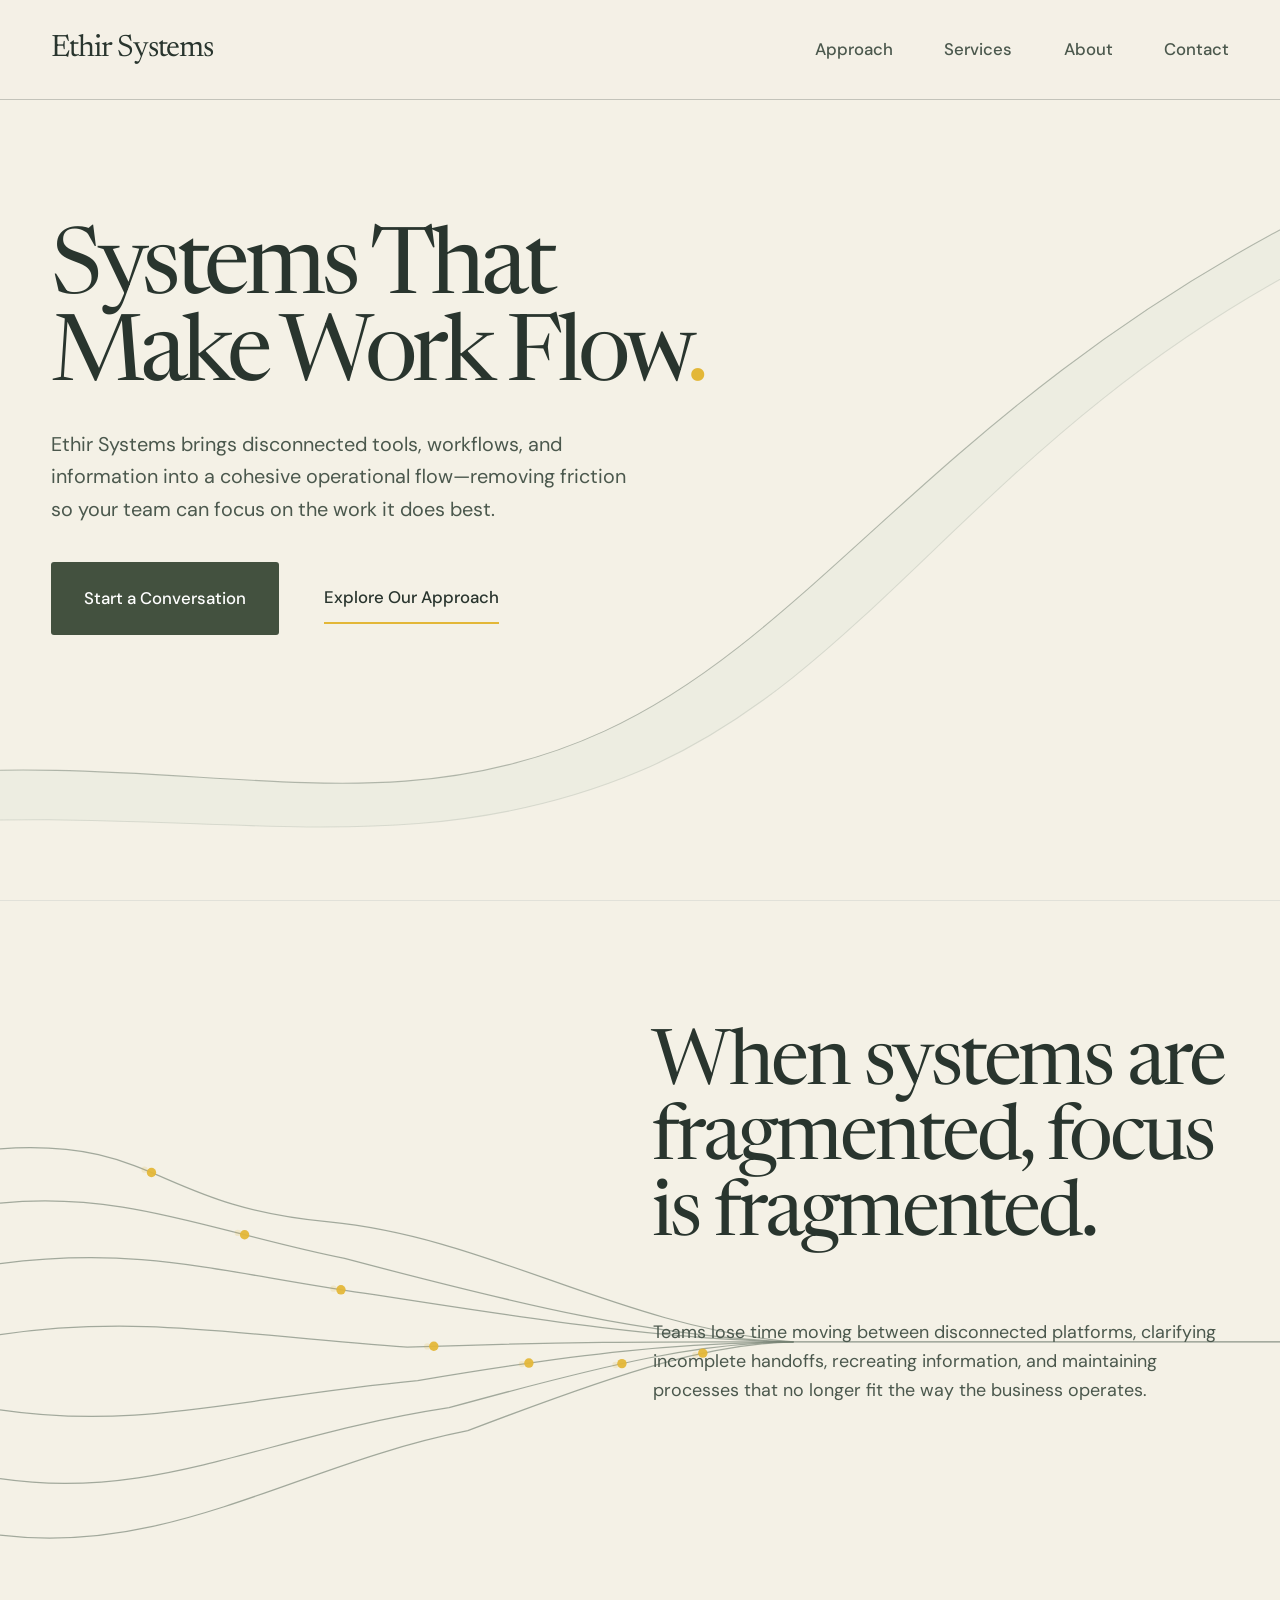
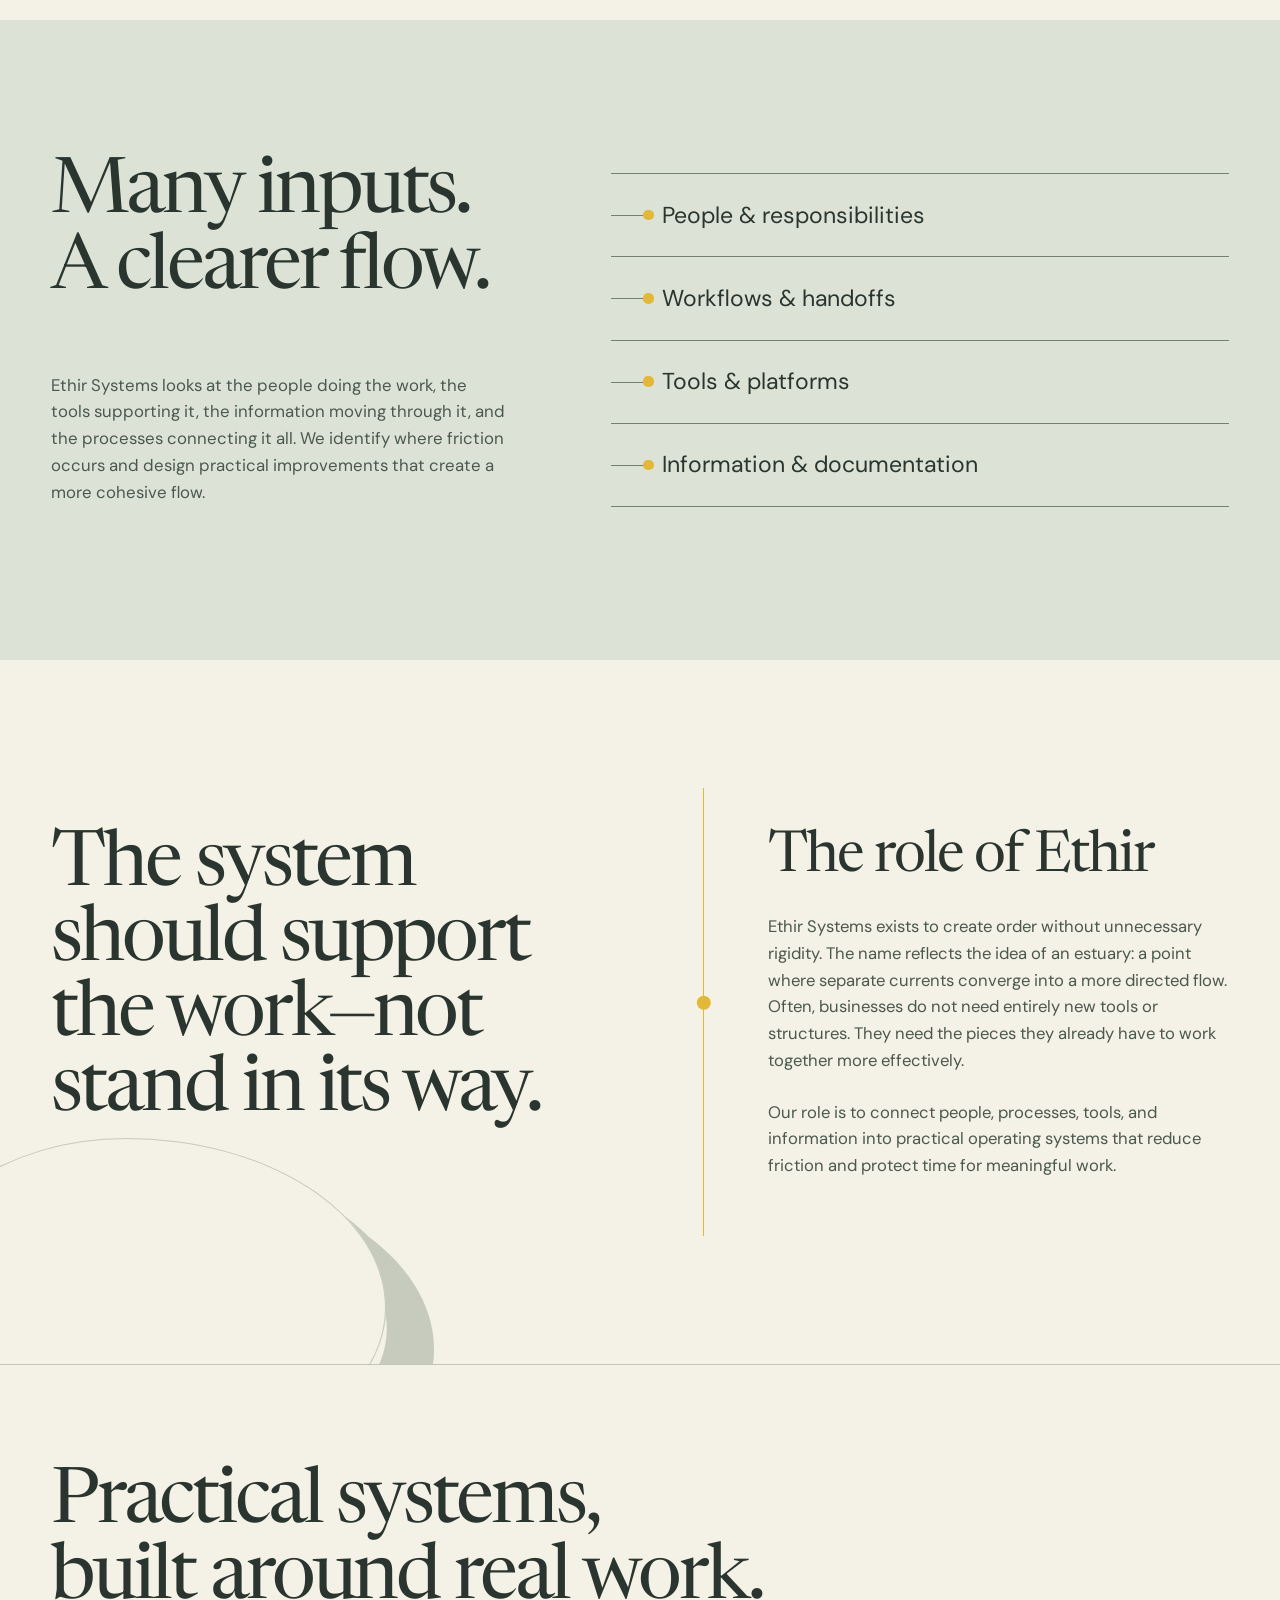
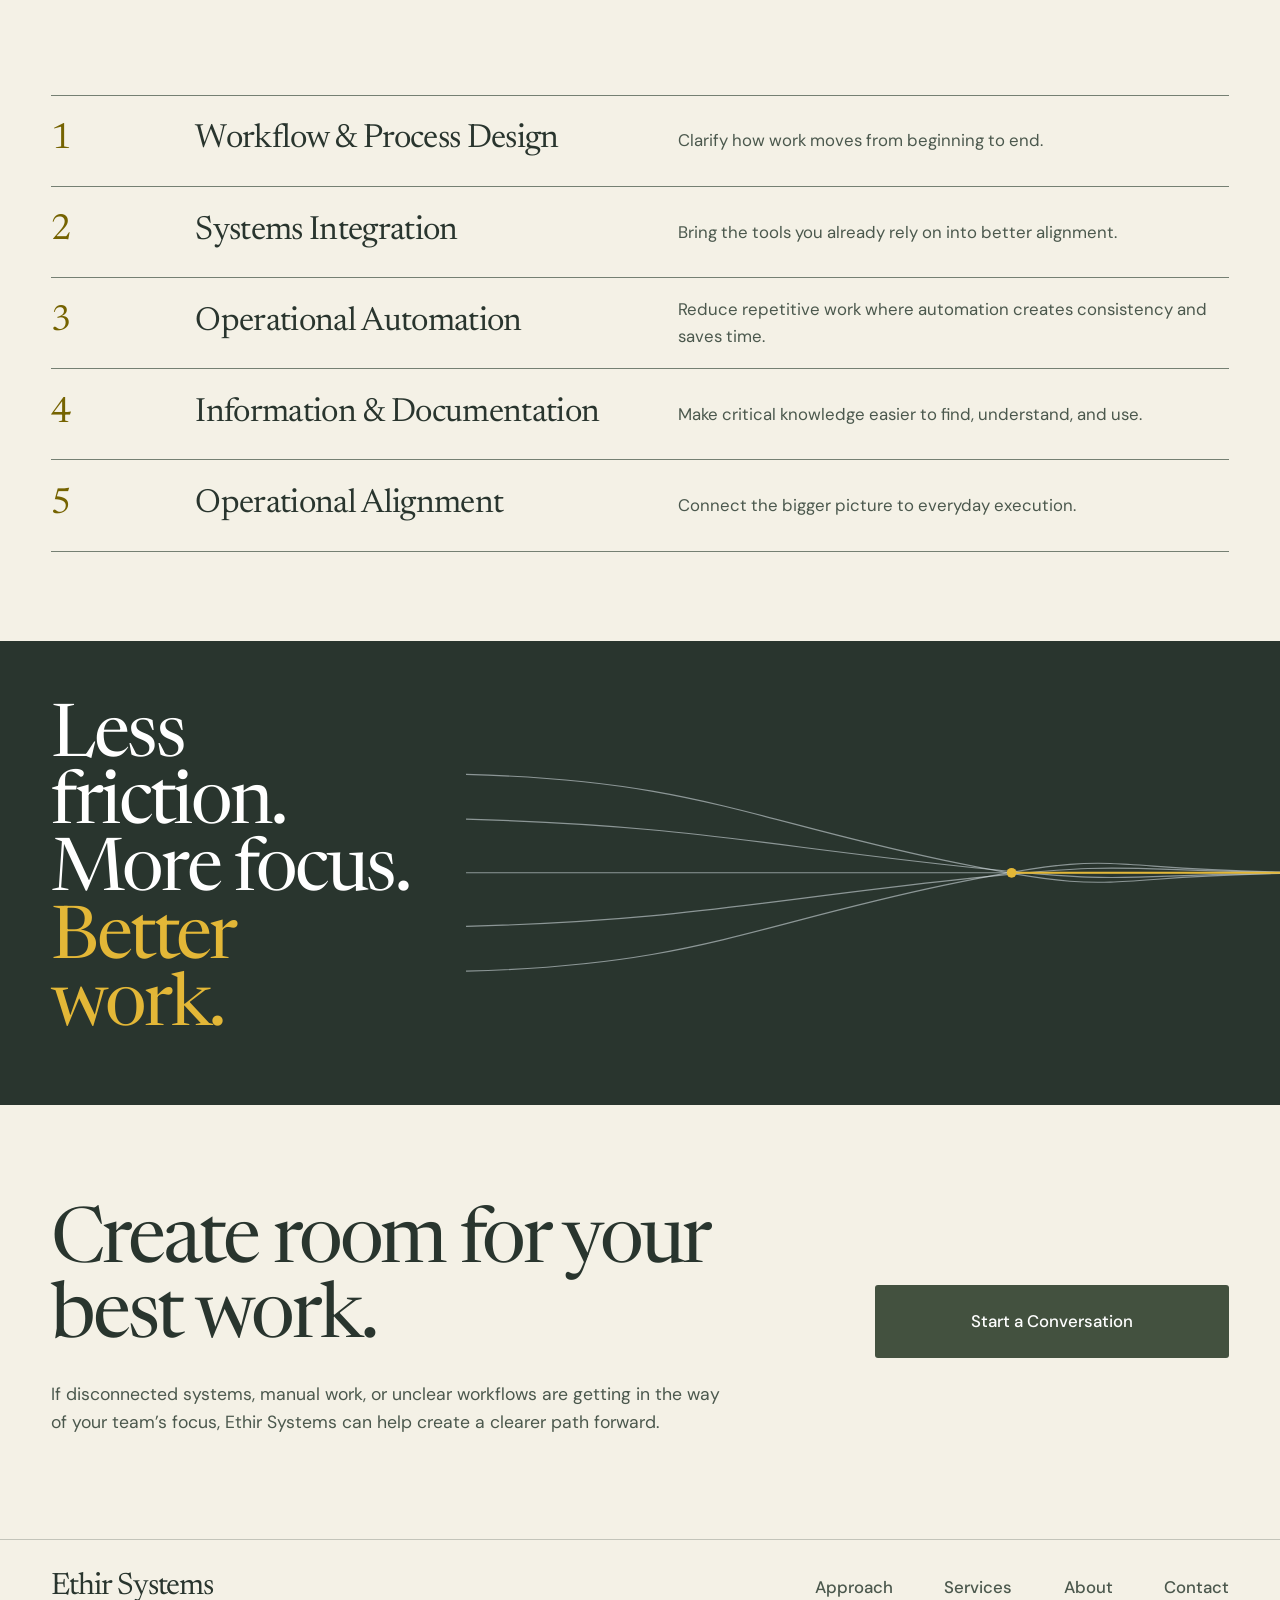
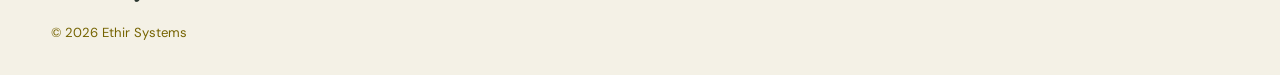
<file: index.html>
<!doctype html>
<html lang="en">
  <head>
    <meta charset="utf-8" />
    <meta name="viewport" content="width=device-width, initial-scale=1" />
    <meta
      name="description"
      content="Ethir Systems connects people, processes, tools, and information into practical operating systems that make work flow."
    />
    <meta name="theme-color" content="#fbfaf7" />
    <meta property="og:title" content="Ethir Systems — Systems That Make Work Flow." />
    <meta
      property="og:description"
      content="Practical, connected operating systems that reduce friction and create room for better work."
    />
    <meta property="og:type" content="website" />
    <meta property="og:url" content="https://ethirsystems.com/" />
    <link rel="canonical" href="https://ethirsystems.com/" />
    <link rel="icon" href="/favicon.svg" type="image/svg+xml" />
    <link rel="icon" href="/favicon-32x32.png" sizes="32x32" type="image/png" />
    <link rel="apple-touch-icon" href="/apple-touch-icon.png" sizes="180x180" />
    <link rel="manifest" href="/site.webmanifest" />
    <meta name="apple-mobile-web-app-title" content="Ethir Systems" />
    <link rel="preconnect" href="https://fonts.googleapis.com" />
    <link rel="preconnect" href="https://fonts.gstatic.com" crossorigin />
    <link
      href="https://fonts.googleapis.com/css2?family=DM+Sans:wght@400;500;600&family=Newsreader:opsz,wght@6..72,400;6..72,500&display=swap"
      rel="stylesheet"
    />
    <link rel="stylesheet" href="/styles.css?v=20260807c" />
    <link rel="stylesheet" href="/theme-fellowship-mix.css" />
    <link rel="stylesheet" href="/fragmented-flow-v1.css" />
    <script src="/script.js?v=20260807a" defer></script>
    <title>Ethir Systems — Systems That Make Work Flow.</title>
  </head>
  <body>
    <a class="skip-link" href="#main">Skip to content</a>

    <header class="site-header" data-header>
      <a class="wordmark" href="#top" aria-label="Ethir Systems home">Ethir Systems</a>
      <button
        class="menu-button"
        type="button"
        aria-label="Open navigation"
        aria-expanded="false"
        aria-controls="site-nav"
        data-menu-button
      >
        <span></span><span></span><span></span>
      </button>
      <nav class="site-nav" id="site-nav" aria-label="Primary navigation" data-nav>
        <a href="#approach">Approach</a>
        <a href="#services">Services</a>
        <a href="#about">About</a>
        <a href="#contact">Contact</a>
      </nav>
    </header>

    <main id="main">
      <section class="hero" id="top" aria-labelledby="hero-title">
        <div class="hero-copy">
          <h1 id="hero-title">Systems That<br />Make Work Flow<span class="accent-dot">.</span></h1>
          <p>
            Ethir Systems brings disconnected tools, workflows, and information into a cohesive
            operational flow—removing friction so your team can focus on the work it does best.
          </p>
          <div class="hero-actions">
            <a class="button button-primary" href="#contact">
              Start a Conversation
              <svg aria-hidden="true" viewBox="0 0 24 24"><path d="M5 12h13M13 6l6 6-6 6" /></svg>
            </a>
            <a class="text-link" href="#approach">
              Explore Our Approach
              <svg aria-hidden="true" viewBox="0 0 24 24"><path d="M5 12h13M13 6l6 6-6 6" /></svg>
            </a>
          </div>
        </div>

        <svg class="hero-swoop" viewBox="0 0 1440 900" preserveAspectRatio="none" aria-hidden="true">
          <path
            class="swoop-band"
            d="M-120 760 C220 730 430 825 680 710 C925 598 1065 330 1500 115 L1500 170 C1110 365 990 640 720 755 C455 867 225 790 -120 815 Z"
          />
          <path class="swoop-line" d="M-120 760 C220 730 430 825 680 710 C925 598 1065 330 1500 115" />
          <path class="swoop-line swoop-line-soft" d="M-120 815 C225 790 455 867 720 755 C990 640 1110 365 1500 170" />
        </svg>
      </section>

      <section class="problem" aria-labelledby="problem-title">
        <div class="problem-visual" aria-hidden="true">
          <svg viewBox="0 0 760 430" data-flow-motion>
            <g>
              <path id="problem-flow-1" d="M0 40 C150 30 150 95 315 110 C470 125 590 210 760 225" />
              <path id="problem-flow-2" d="M0 92 C120 80 205 120 330 145 C500 190 625 220 760 225" />
              <path id="problem-flow-3" d="M0 150 C140 132 215 160 360 180 C520 205 640 223 760 225" />
              <path id="problem-flow-4" d="M0 218 C135 198 240 220 390 230 C555 224 660 225 760 225" />
              <path id="problem-flow-5" d="M0 290 C135 310 230 278 400 262 C560 235 650 226 760 225" />
              <path id="problem-flow-6" d="M0 356 C150 378 252 315 430 288 C590 244 670 226 760 225" />
              <path id="problem-flow-7" d="M0 410 C165 430 285 342 448 310 C605 250 680 227 760 225" />
              <path class="problem-stream" d="M760 225 C980 225 1280 225 1700 225" />
            </g>
            <g class="nodes motion-nodes">
              <circle class="node-echo" r="3"><animateMotion dur="64s" begin="-6.9s" repeatCount="indefinite" keyPoints="0.06;0.9" keyTimes="0;1" calcMode="linear"><mpath href="#problem-flow-1" /></animateMotion></circle>
              <circle class="node-core" r="4.5"><animateMotion dur="64s" begin="-7.6s" repeatCount="indefinite" keyPoints="0.06;0.9" keyTimes="0;1" calcMode="linear"><mpath href="#problem-flow-1" /></animateMotion></circle>
              <circle class="node-echo" r="3"><animateMotion dur="68s" begin="-17.1s" repeatCount="indefinite" keyPoints="0.06;0.9" keyTimes="0;1" calcMode="linear"><mpath href="#problem-flow-2" /></animateMotion></circle>
              <circle class="node-core" r="4.5"><animateMotion dur="68s" begin="-17.8s" repeatCount="indefinite" keyPoints="0.06;0.9" keyTimes="0;1" calcMode="linear"><mpath href="#problem-flow-2" /></animateMotion></circle>
              <circle class="node-echo" r="3"><animateMotion dur="62s" begin="-24.4s" repeatCount="indefinite" keyPoints="0.06;0.9" keyTimes="0;1" calcMode="linear"><mpath href="#problem-flow-3" /></animateMotion></circle>
              <circle class="node-core" r="4.5"><animateMotion dur="62s" begin="-25.1s" repeatCount="indefinite" keyPoints="0.06;0.9" keyTimes="0;1" calcMode="linear"><mpath href="#problem-flow-3" /></animateMotion></circle>
              <circle class="node-echo" r="3"><animateMotion dur="70s" begin="-37.7s" repeatCount="indefinite" keyPoints="0.06;0.9" keyTimes="0;1" calcMode="linear"><mpath href="#problem-flow-4" /></animateMotion></circle>
              <circle class="node-core" r="4.5"><animateMotion dur="70s" begin="-38.4s" repeatCount="indefinite" keyPoints="0.06;0.9" keyTimes="0;1" calcMode="linear"><mpath href="#problem-flow-4" /></animateMotion></circle>
              <circle class="node-echo" r="3"><animateMotion dur="66s" begin="-44.8s" repeatCount="indefinite" keyPoints="0.06;0.9" keyTimes="0;1" calcMode="linear"><mpath href="#problem-flow-5" /></animateMotion></circle>
              <circle class="node-core" r="4.5"><animateMotion dur="66s" begin="-45.5s" repeatCount="indefinite" keyPoints="0.06;0.9" keyTimes="0;1" calcMode="linear"><mpath href="#problem-flow-5" /></animateMotion></circle>
              <circle class="node-echo" r="3"><animateMotion dur="72s" begin="-59.3s" repeatCount="indefinite" keyPoints="0.06;0.9" keyTimes="0;1" calcMode="linear"><mpath href="#problem-flow-6" /></animateMotion></circle>
              <circle class="node-core" r="4.5"><animateMotion dur="72s" begin="-60s" repeatCount="indefinite" keyPoints="0.06;0.9" keyTimes="0;1" calcMode="linear"><mpath href="#problem-flow-6" /></animateMotion></circle>
              <circle class="node-echo" r="3"><animateMotion dur="65s" begin="-61.2s" repeatCount="indefinite" keyPoints="0.06;0.9" keyTimes="0;1" calcMode="linear"><mpath href="#problem-flow-7" /></animateMotion></circle>
              <circle class="node-core" r="4.5"><animateMotion dur="65s" begin="-61.9s" repeatCount="indefinite" keyPoints="0.06;0.9" keyTimes="0;1" calcMode="linear"><mpath href="#problem-flow-7" /></animateMotion></circle>
            </g>
          </svg>
        </div>
        <div class="problem-copy">
          <h2 id="problem-title">When systems are fragmented, focus is fragmented.</h2>
          <p>
            Teams lose time moving between disconnected platforms, clarifying incomplete handoffs,
            recreating information, and maintaining processes that no longer fit the way the
            business operates.
          </p>
        </div>
      </section>

      <section class="approach" id="approach" aria-labelledby="approach-title">
        <div class="approach-intro">
          <h2 id="approach-title">Many inputs.<br />A clearer flow.</h2>
          <p>
            Ethir Systems looks at the people doing the work, the tools supporting it, the
            information moving through it, and the processes connecting it all. We identify where
            friction occurs and design practical improvements that create a more cohesive flow.
          </p>
        </div>
        <ul class="connection-list" aria-label="What Ethir Systems connects">
          <li><span></span>People &amp; responsibilities</li>
          <li><span></span>Workflows &amp; handoffs</li>
          <li><span></span>Tools &amp; platforms</li>
          <li><span></span>Information &amp; documentation</li>
        </ul>
      </section>

      <section class="about" id="about" aria-labelledby="about-title">
        <div class="about-principle">
          <h2 id="about-title">The system should support the work—not stand in its way.</h2>
        </div>
        <div class="about-divider" aria-hidden="true"><span></span></div>
        <div class="about-copy">
          <h3>The role of Ethir</h3>
          <p>
            Ethir Systems exists to create order without unnecessary rigidity. The name reflects
            the idea of an estuary: a point where separate currents converge into a more directed
            flow. Often, businesses do not need entirely new tools or structures. They need the
            pieces they already have to work together more effectively.
          </p>
          <p>
            Our role is to connect people, processes, tools, and information into practical
            operating systems that reduce friction and protect time for meaningful work.
          </p>
        </div>
      </section>

      <section class="services" id="services" aria-labelledby="services-title">
        <h2 id="services-title">Practical systems,<br />built around real work.</h2>
        <ol class="service-list">
          <li>
            <span class="service-number">1</span>
            <h3>Workflow &amp; Process Design</h3>
            <p>Clarify how work moves from beginning to end.</p>
          </li>
          <li>
            <span class="service-number">2</span>
            <h3>Systems Integration</h3>
            <p>Bring the tools you already rely on into better alignment.</p>
          </li>
          <li>
            <span class="service-number">3</span>
            <h3>Operational Automation</h3>
            <p>Reduce repetitive work where automation creates consistency and saves time.</p>
          </li>
          <li>
            <span class="service-number">4</span>
            <h3>Information &amp; Documentation</h3>
            <p>Make critical knowledge easier to find, understand, and use.</p>
          </li>
          <li>
            <span class="service-number">5</span>
            <h3>Operational Alignment</h3>
            <p>Connect the bigger picture to everyday execution.</p>
          </li>
        </ol>
      </section>

      <section class="result" aria-label="The result">
        <h2>Less friction.<br />More focus.<br /><span>Better work.</span></h2>
        <svg viewBox="0 0 900 250" aria-hidden="true">
          <g>
            <path d="M0 24 C230 30 290 70 490 112 S630 125 900 125" />
            <path d="M0 70 C220 76 300 96 505 118 S650 125 900 125" />
            <path d="M0 125 L900 125" />
            <path d="M0 180 C220 174 300 154 505 132 S650 125 900 125" />
            <path d="M0 226 C230 220 290 180 490 138 S630 125 900 125" />
          </g>
          <path class="result-accent" d="M560 125 H900" />
          <circle cx="560" cy="125" r="5" />
        </svg>
      </section>

      <section class="contact" id="contact" aria-labelledby="contact-title">
        <div>
          <h2 id="contact-title">Create room for your best work.</h2>
          <p>
            If disconnected systems, manual work, or unclear workflows are getting in the way of
            your team’s focus, Ethir Systems can help create a clearer path forward.
          </p>
        </div>
        <a
          class="button button-primary"
          href="mailto:hello@ethirsystems.com?subject=Starting%20a%20conversation%20with%20Ethir%20Systems"
        >
          Start a Conversation
          <svg aria-hidden="true" viewBox="0 0 24 24"><path d="M5 12h13M13 6l6 6-6 6" /></svg>
        </a>
      </section>
    </main>

    <footer class="site-footer">
      <a class="wordmark" href="#top">Ethir Systems</a>
      <nav aria-label="Footer navigation">
        <a href="#approach">Approach</a>
        <a href="#services">Services</a>
        <a href="#about">About</a>
        <a href="#contact">Contact</a>
      </nav>
      <p>© <span data-year></span> Ethir Systems</p>
    </footer>
  </body>
</html>
</file>
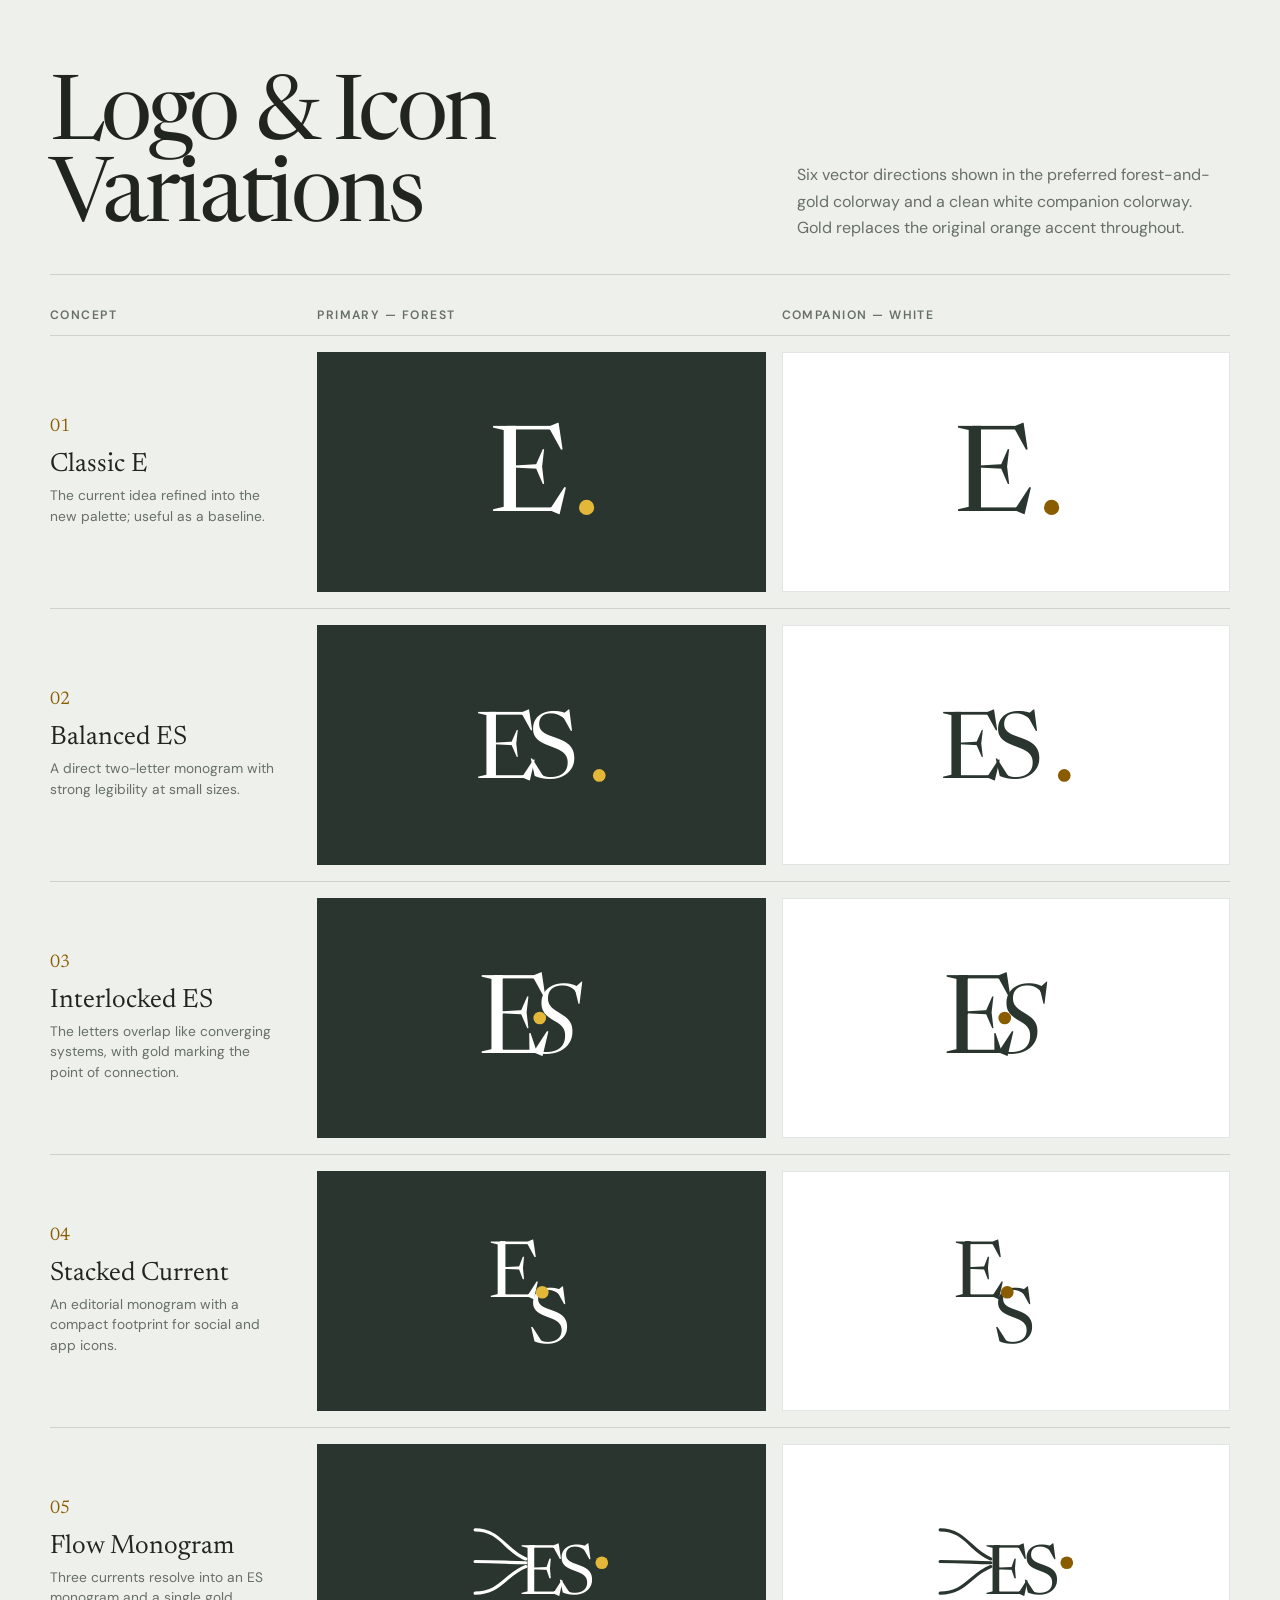
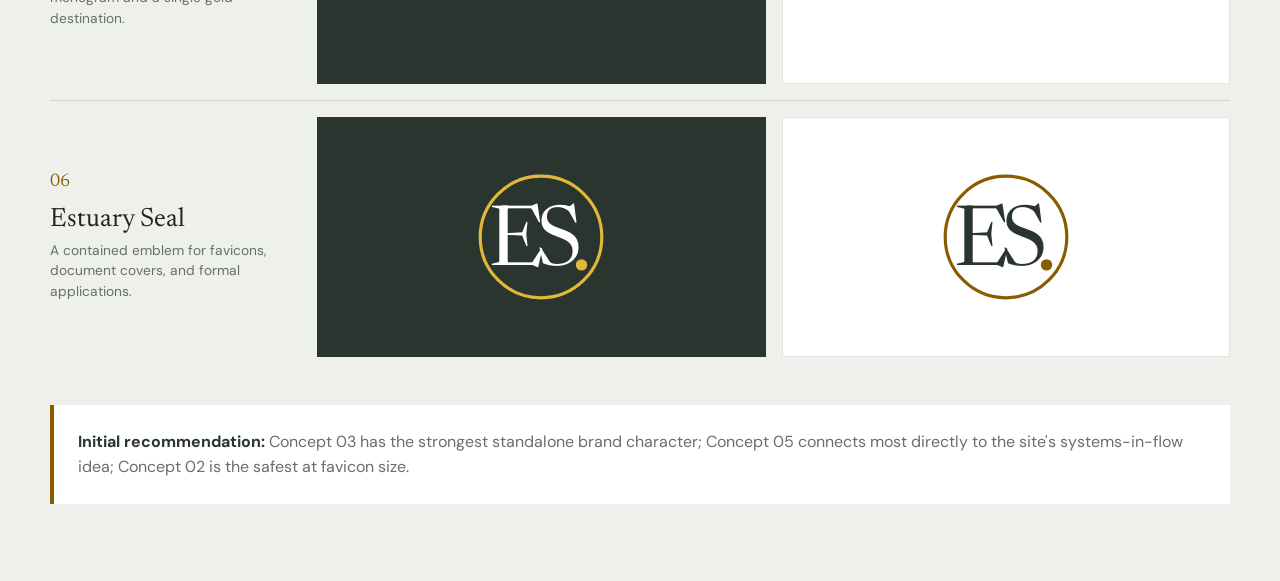
<file: logo-variations.html>
<!doctype html>
<html lang="en">
  <head>
    <meta charset="utf-8" />
    <meta name="viewport" content="width=device-width, initial-scale=1" />
    <meta name="robots" content="noindex, nofollow" />
    <link rel="preconnect" href="https://fonts.googleapis.com" />
    <link rel="preconnect" href="https://fonts.gstatic.com" crossorigin />
    <link href="https://fonts.googleapis.com/css2?family=DM+Sans:wght@400;500;600&amp;family=Newsreader:opsz,wght@6..72,400;6..72,500&amp;display=swap" rel="stylesheet" />
    <link rel="stylesheet" href="/logo-variations.css" />
    <title>Ethir Systems — Logo Variations</title>
  </head>
  <body>
    <main class="logo-study">
      <header class="study-header">
        <h1>Logo &amp; Icon Variations</h1>
        <p>Six vector directions shown in the preferred forest-and-gold colorway and a clean white companion colorway. Gold replaces the original orange accent throughout.</p>
      </header>

      <div class="column-headings" aria-hidden="true">
        <span>Concept</span><span>Primary — forest</span><span>Companion — white</span>
      </div>

      <section class="concept-row">
        <div class="concept-copy"><span class="concept-number">01</span><h2>Classic E</h2><p>The current idea refined into the new palette; useful as a baseline.</p></div>
        <div class="mark-card forest"><svg viewBox="0 0 120 120" role="img" aria-label="Classic E on forest"><text class="ink" x="19" y="91" font-size="94">E</text><circle class="gold" cx="96" cy="88" r="6" /></svg></div>
        <div class="mark-card white"><svg viewBox="0 0 120 120" role="img" aria-label="Classic E on white"><text class="ink" x="19" y="91" font-size="94">E</text><circle class="gold" cx="96" cy="88" r="6" /></svg></div>
      </section>

      <section class="concept-row">
        <div class="concept-copy"><span class="concept-number">02</span><h2>Balanced ES</h2><p>A direct two-letter monogram with strong legibility at small sizes.</p></div>
        <div class="mark-card forest"><svg viewBox="0 0 120 120" role="img" aria-label="Balanced ES on forest"><text class="ink" x="8" y="86" font-size="73" letter-spacing="-8">ES</text><circle class="gold" cx="106" cy="84" r="5" /></svg></div>
        <div class="mark-card white"><svg viewBox="0 0 120 120" role="img" aria-label="Balanced ES on white"><text class="ink" x="8" y="86" font-size="73" letter-spacing="-8">ES</text><circle class="gold" cx="106" cy="84" r="5" /></svg></div>
      </section>

      <section class="concept-row">
        <div class="concept-copy"><span class="concept-number">03</span><h2>Interlocked ES</h2><p>The letters overlap like converging systems, with gold marking the point of connection.</p></div>
        <div class="mark-card forest"><svg viewBox="0 0 120 120" role="img" aria-label="Interlocked ES on forest"><text class="ink" x="10" y="88" font-size="86">E</text><text class="ink" x="49" y="88" font-size="76" font-style="italic">S</text><circle class="gold" cx="59" cy="60" r="5" /></svg></div>
        <div class="mark-card white"><svg viewBox="0 0 120 120" role="img" aria-label="Interlocked ES on white"><text class="ink" x="10" y="88" font-size="86">E</text><text class="ink" x="49" y="88" font-size="76" font-style="italic">S</text><circle class="gold" cx="59" cy="60" r="5" /></svg></div>
      </section>

      <section class="concept-row">
        <div class="concept-copy"><span class="concept-number">04</span><h2>Stacked Current</h2><p>An editorial monogram with a compact footprint for social and app icons.</p></div>
        <div class="mark-card forest"><svg viewBox="0 0 120 120" role="img" aria-label="Stacked ES on forest"><text class="ink" x="18" y="65" font-size="62">E</text><text class="ink" x="50" y="101" font-size="61">S</text><circle class="gold" cx="61" cy="61" r="5" /></svg></div>
        <div class="mark-card white"><svg viewBox="0 0 120 120" role="img" aria-label="Stacked ES on white"><text class="ink" x="18" y="65" font-size="62">E</text><text class="ink" x="50" y="101" font-size="61">S</text><circle class="gold" cx="61" cy="61" r="5" /></svg></div>
      </section>

      <section class="concept-row">
        <div class="concept-copy"><span class="concept-number">05</span><h2>Flow Monogram</h2><p>Three currents resolve into an ES monogram and a single gold destination.</p></div>
        <div class="mark-card forest"><svg viewBox="0 0 120 120" role="img" aria-label="Flow ES on forest"><path class="line" stroke-width="2.5" d="M8 33 C28 33 32 50 48 56"/><path class="line" stroke-width="2.5" d="M8 58 C28 58 34 59 48 59"/><path class="line" stroke-width="2.5" d="M8 83 C28 83 32 68 48 62"/><text class="ink" x="43" y="84" font-size="55" letter-spacing="-7">ES</text><circle class="gold" cx="108" cy="59" r="5"/></svg></div>
        <div class="mark-card white"><svg viewBox="0 0 120 120" role="img" aria-label="Flow ES on white"><path class="line" stroke-width="2.5" d="M8 33 C28 33 32 50 48 56"/><path class="line" stroke-width="2.5" d="M8 58 C28 58 34 59 48 59"/><path class="line" stroke-width="2.5" d="M8 83 C28 83 32 68 48 62"/><text class="ink" x="43" y="84" font-size="55" letter-spacing="-7">ES</text><circle class="gold" cx="108" cy="59" r="5"/></svg></div>
      </section>

      <section class="concept-row">
        <div class="concept-copy"><span class="concept-number">06</span><h2>Estuary Seal</h2><p>A contained emblem for favicons, document covers, and formal applications.</p></div>
        <div class="mark-card forest"><svg viewBox="0 0 120 120" role="img" aria-label="ES seal on forest"><circle class="gold-line" cx="60" cy="60" r="48" stroke-width="2.5"/><text class="ink" x="19" y="82" font-size="66" letter-spacing="-7">ES</text><circle class="gold" cx="92" cy="82" r="4.5"/></svg></div>
        <div class="mark-card white"><svg viewBox="0 0 120 120" role="img" aria-label="ES seal on white"><circle class="gold-line" cx="60" cy="60" r="48" stroke-width="2.5"/><text class="ink" x="19" y="82" font-size="66" letter-spacing="-7">ES</text><circle class="gold" cx="92" cy="82" r="4.5"/></svg></div>
      </section>

      <aside class="recommendation"><strong>Initial recommendation:</strong> Concept 03 has the strongest standalone brand character; Concept 05 connects most directly to the site's systems-in-flow idea; Concept 02 is the safest at favicon size.</aside>
    </main>
  </body>
</html>
</file>
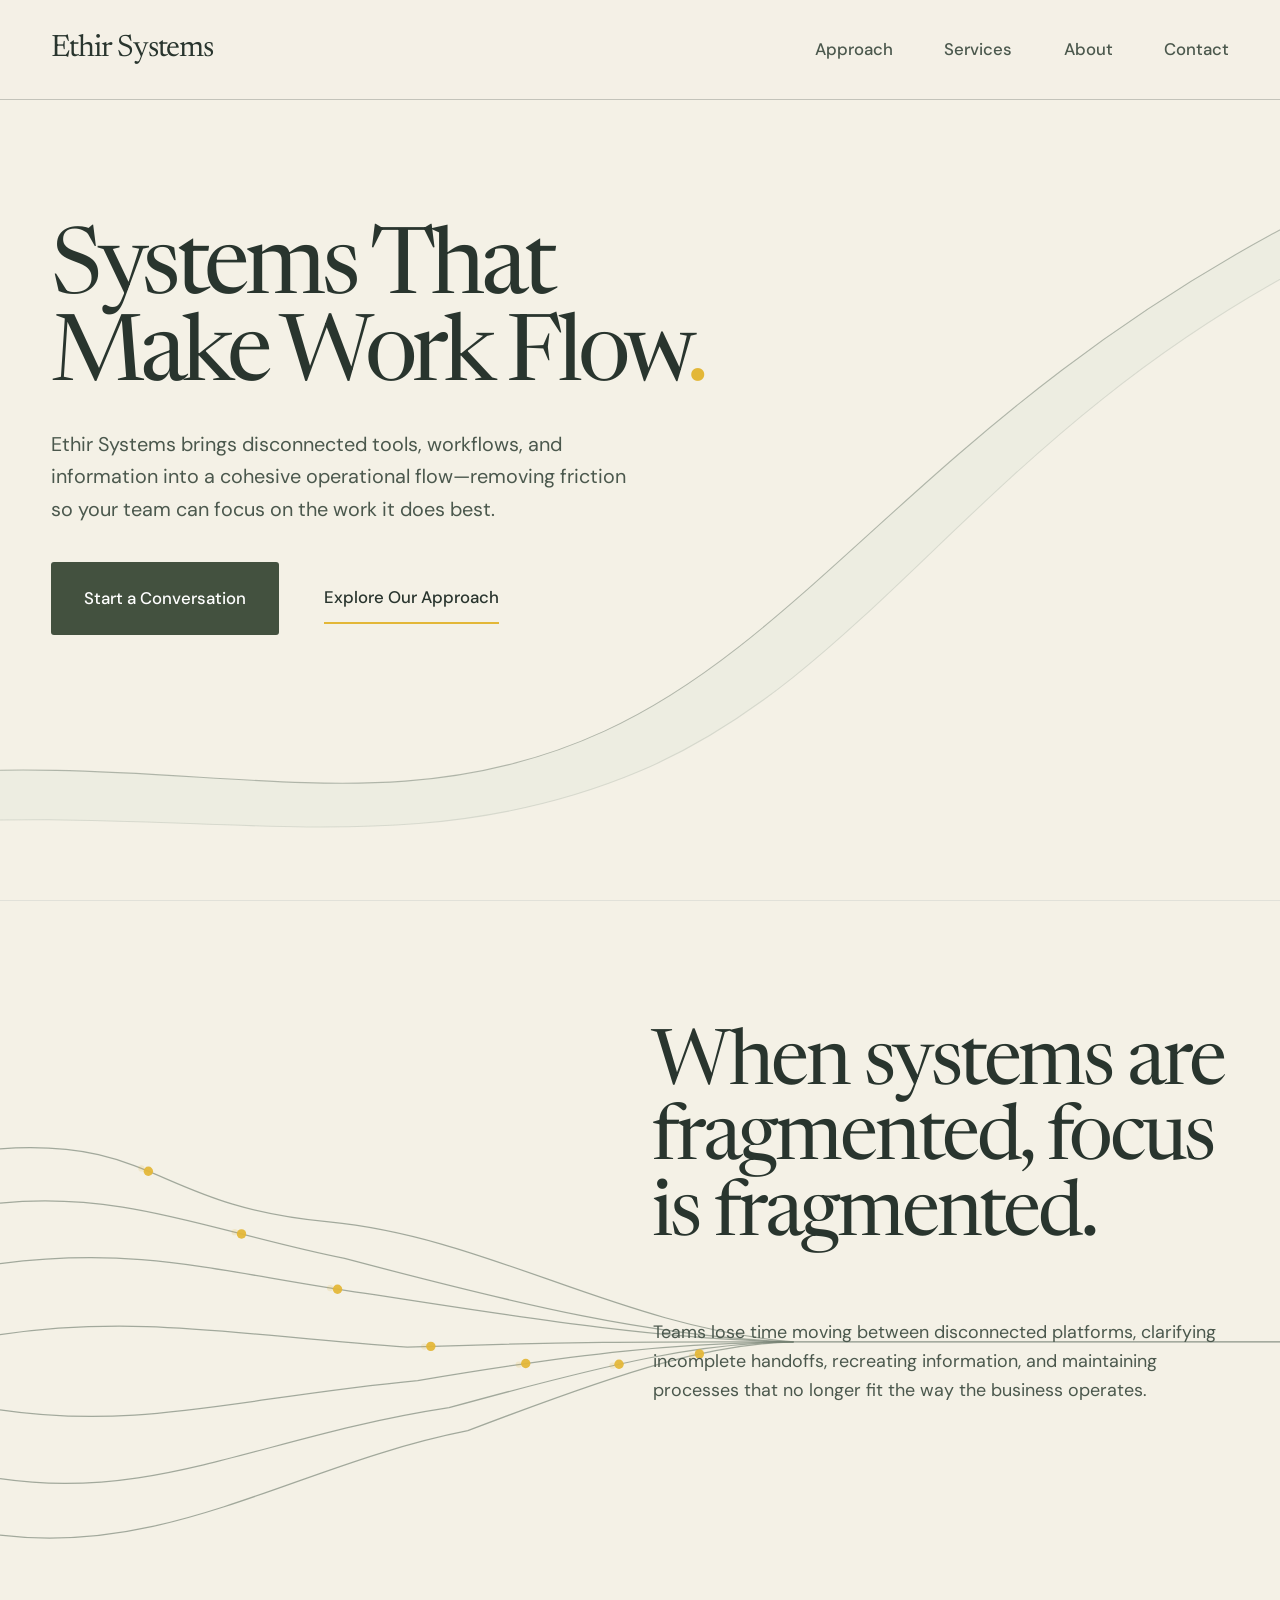
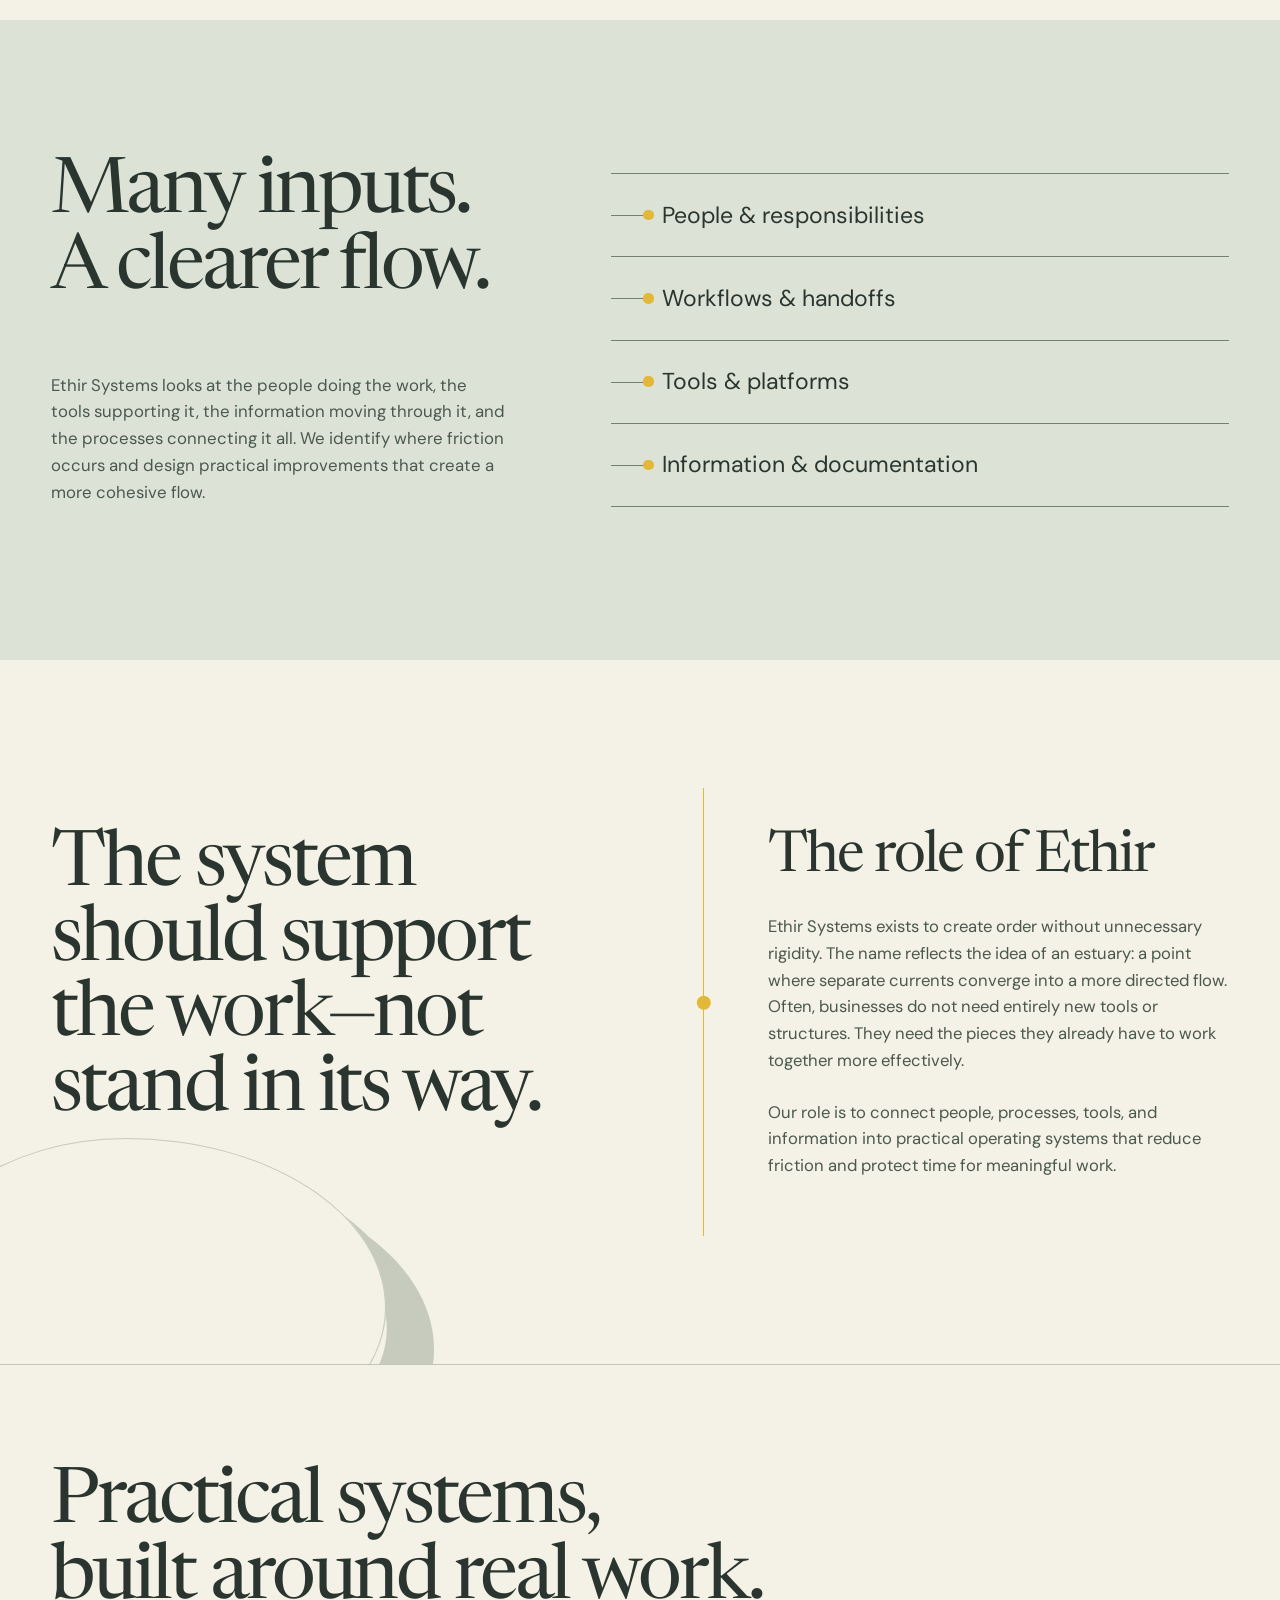
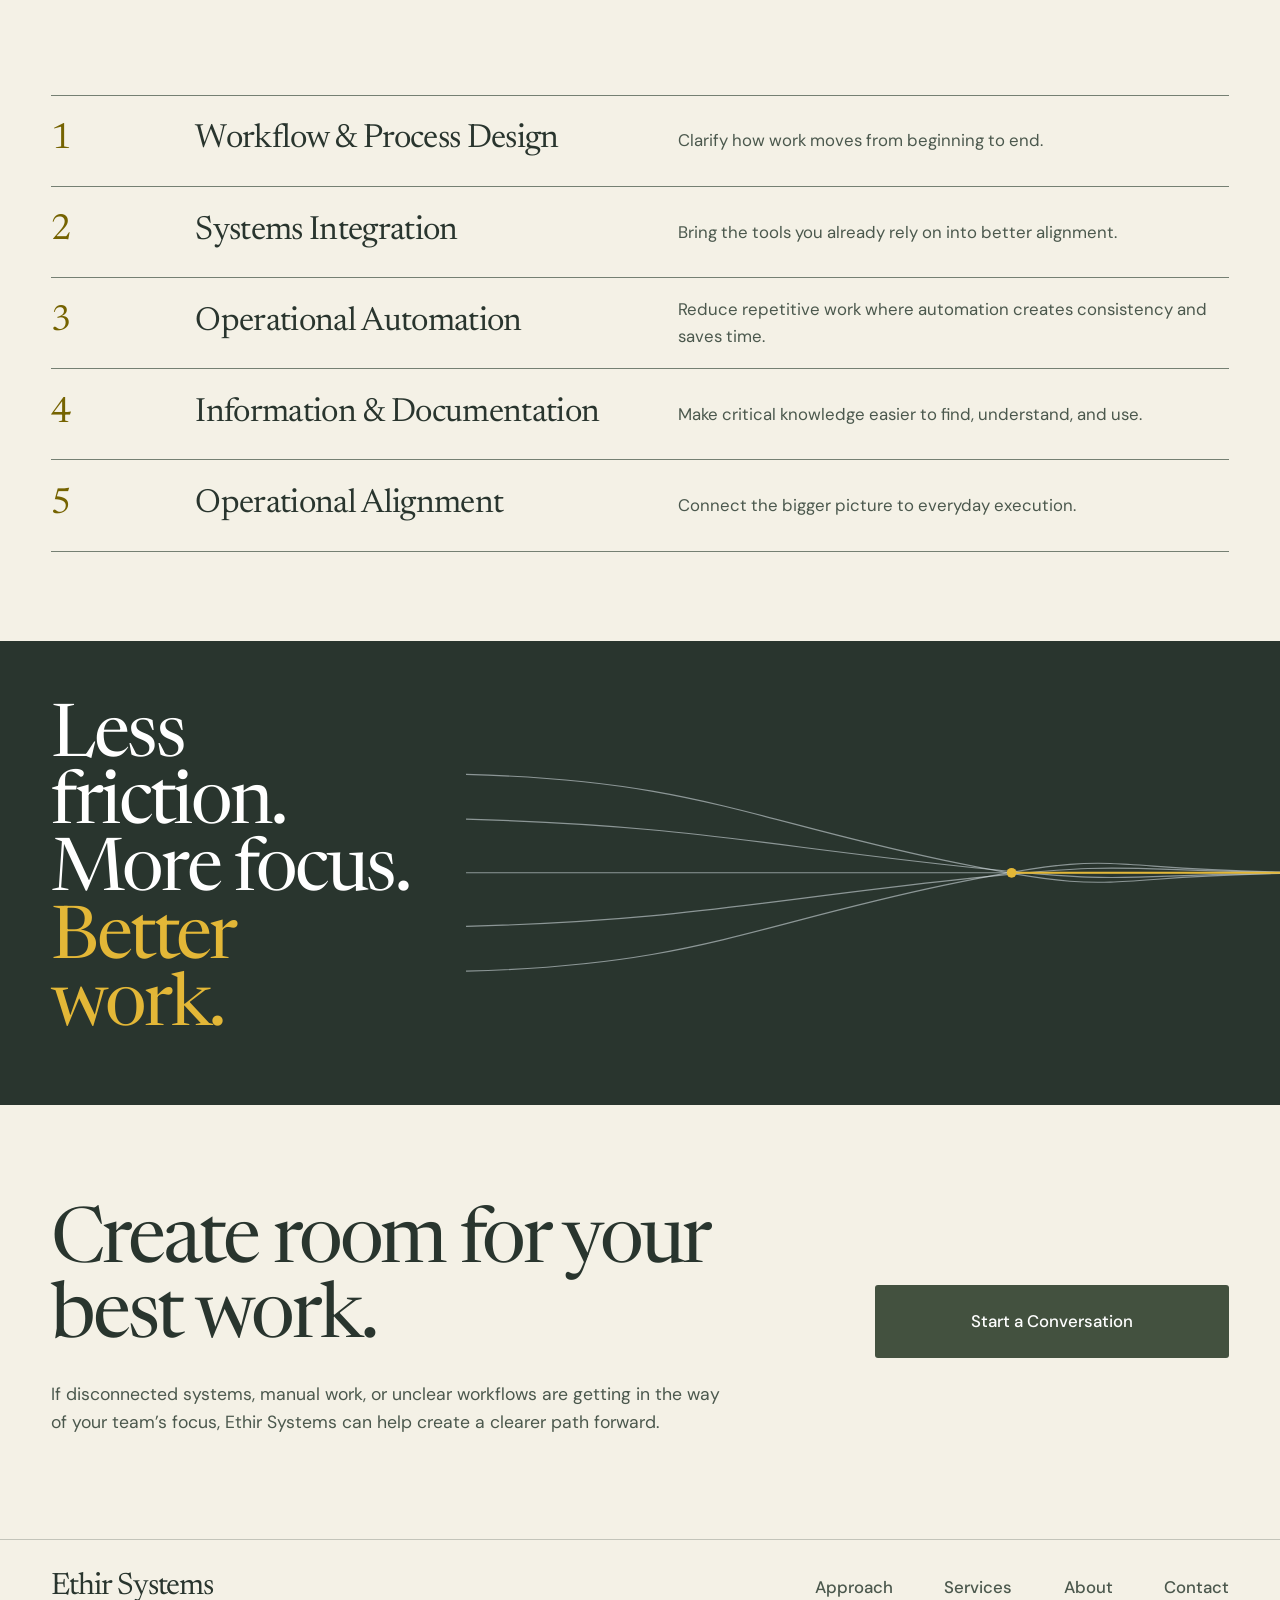
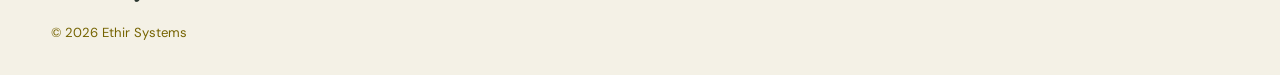
<file: theme-fellowship-mix-preview.html>
<!doctype html>
<html lang="en">
  <head>
    <meta charset="utf-8" />
    <meta name="viewport" content="width=device-width, initial-scale=1" />
    <meta name="robots" content="noindex, nofollow" />
    <meta
      name="description"
      content="Ethir Systems connects people, processes, tools, and information into practical operating systems that make work flow."
    />
    <meta name="theme-color" content="#fbfaf7" />
    <meta property="og:title" content="Ethir Systems — Systems That Make Work Flow." />
    <meta
      property="og:description"
      content="Practical, connected operating systems that reduce friction and create room for better work."
    />
    <meta property="og:type" content="website" />
    <meta property="og:url" content="https://ethirsystems.com/" />
    <link rel="canonical" href="https://ethirsystems.com/" />
    <link rel="icon" href="/favicon.svg" type="image/svg+xml" />
    <link rel="preconnect" href="https://fonts.googleapis.com" />
    <link rel="preconnect" href="https://fonts.gstatic.com" crossorigin />
    <link
      href="https://fonts.googleapis.com/css2?family=DM+Sans:wght@400;500;600&family=Newsreader:opsz,wght@6..72,400;6..72,500&display=swap"
      rel="stylesheet"
    />
    <link rel="stylesheet" href="/styles.css?v=20260807c" />
    <link rel="stylesheet" href="/theme-fellowship-mix.css" />
    <link rel="stylesheet" href="/fragmented-flow-v1.css" />
    <script src="/script.js?v=20260807a" defer></script>
    <title>Fellowship Palette Preview — Ethir Systems</title>
  </head>
  <body>
    <a class="skip-link" href="#main">Skip to content</a>

    <header class="site-header" data-header>
      <a class="wordmark" href="#top" aria-label="Ethir Systems home">Ethir Systems</a>
      <button
        class="menu-button"
        type="button"
        aria-label="Open navigation"
        aria-expanded="false"
        aria-controls="site-nav"
        data-menu-button
      >
        <span></span><span></span><span></span>
      </button>
      <nav class="site-nav" id="site-nav" aria-label="Primary navigation" data-nav>
        <a href="#approach">Approach</a>
        <a href="#services">Services</a>
        <a href="#about">About</a>
        <a href="#contact">Contact</a>
      </nav>
    </header>

    <main id="main">
      <section class="hero" id="top" aria-labelledby="hero-title">
        <div class="hero-copy">
          <h1 id="hero-title">Systems That<br />Make Work Flow<span class="accent-dot">.</span></h1>
          <p>
            Ethir Systems brings disconnected tools, workflows, and information into a cohesive
            operational flow—removing friction so your team can focus on the work it does best.
          </p>
          <div class="hero-actions">
            <a class="button button-primary" href="#contact">
              Start a Conversation
              <svg aria-hidden="true" viewBox="0 0 24 24"><path d="M5 12h13M13 6l6 6-6 6" /></svg>
            </a>
            <a class="text-link" href="#approach">
              Explore Our Approach
              <svg aria-hidden="true" viewBox="0 0 24 24"><path d="M5 12h13M13 6l6 6-6 6" /></svg>
            </a>
          </div>
        </div>

        <svg class="hero-swoop" viewBox="0 0 1440 900" preserveAspectRatio="none" aria-hidden="true">
          <path
            class="swoop-band"
            d="M-120 760 C220 730 430 825 680 710 C925 598 1065 330 1500 115 L1500 170 C1110 365 990 640 720 755 C455 867 225 790 -120 815 Z"
          />
          <path class="swoop-line" d="M-120 760 C220 730 430 825 680 710 C925 598 1065 330 1500 115" />
          <path class="swoop-line swoop-line-soft" d="M-120 815 C225 790 455 867 720 755 C990 640 1110 365 1500 170" />
        </svg>
      </section>

      <section class="problem" aria-labelledby="problem-title">
        <div class="problem-visual" aria-hidden="true">
          <svg viewBox="0 0 760 430" data-flow-motion>
            <g>
              <path id="problem-flow-1" d="M0 40 C150 30 150 95 315 110 C470 125 590 210 760 225" />
              <path id="problem-flow-2" d="M0 92 C120 80 205 120 330 145 C500 190 625 220 760 225" />
              <path id="problem-flow-3" d="M0 150 C140 132 215 160 360 180 C520 205 640 223 760 225" />
              <path id="problem-flow-4" d="M0 218 C135 198 240 220 390 230 C555 224 660 225 760 225" />
              <path id="problem-flow-5" d="M0 290 C135 310 230 278 400 262 C560 235 650 226 760 225" />
              <path id="problem-flow-6" d="M0 356 C150 378 252 315 430 288 C590 244 670 226 760 225" />
              <path id="problem-flow-7" d="M0 410 C165 430 285 342 448 310 C605 250 680 227 760 225" />
              <path class="problem-stream" d="M760 225 C980 225 1280 225 1700 225" />
            </g>
            <g class="nodes motion-nodes">
              <circle class="node-echo" r="3"><animateMotion dur="64s" begin="-6.9s" repeatCount="indefinite" keyPoints="0.06;0.9" keyTimes="0;1" calcMode="linear"><mpath href="#problem-flow-1" /></animateMotion></circle>
              <circle class="node-core" r="4.5"><animateMotion dur="64s" begin="-7.6s" repeatCount="indefinite" keyPoints="0.06;0.9" keyTimes="0;1" calcMode="linear"><mpath href="#problem-flow-1" /></animateMotion></circle>
              <circle class="node-echo" r="3"><animateMotion dur="68s" begin="-17.1s" repeatCount="indefinite" keyPoints="0.06;0.9" keyTimes="0;1" calcMode="linear"><mpath href="#problem-flow-2" /></animateMotion></circle>
              <circle class="node-core" r="4.5"><animateMotion dur="68s" begin="-17.8s" repeatCount="indefinite" keyPoints="0.06;0.9" keyTimes="0;1" calcMode="linear"><mpath href="#problem-flow-2" /></animateMotion></circle>
              <circle class="node-echo" r="3"><animateMotion dur="62s" begin="-24.4s" repeatCount="indefinite" keyPoints="0.06;0.9" keyTimes="0;1" calcMode="linear"><mpath href="#problem-flow-3" /></animateMotion></circle>
              <circle class="node-core" r="4.5"><animateMotion dur="62s" begin="-25.1s" repeatCount="indefinite" keyPoints="0.06;0.9" keyTimes="0;1" calcMode="linear"><mpath href="#problem-flow-3" /></animateMotion></circle>
              <circle class="node-echo" r="3"><animateMotion dur="70s" begin="-37.7s" repeatCount="indefinite" keyPoints="0.06;0.9" keyTimes="0;1" calcMode="linear"><mpath href="#problem-flow-4" /></animateMotion></circle>
              <circle class="node-core" r="4.5"><animateMotion dur="70s" begin="-38.4s" repeatCount="indefinite" keyPoints="0.06;0.9" keyTimes="0;1" calcMode="linear"><mpath href="#problem-flow-4" /></animateMotion></circle>
              <circle class="node-echo" r="3"><animateMotion dur="66s" begin="-44.8s" repeatCount="indefinite" keyPoints="0.06;0.9" keyTimes="0;1" calcMode="linear"><mpath href="#problem-flow-5" /></animateMotion></circle>
              <circle class="node-core" r="4.5"><animateMotion dur="66s" begin="-45.5s" repeatCount="indefinite" keyPoints="0.06;0.9" keyTimes="0;1" calcMode="linear"><mpath href="#problem-flow-5" /></animateMotion></circle>
              <circle class="node-echo" r="3"><animateMotion dur="72s" begin="-59.3s" repeatCount="indefinite" keyPoints="0.06;0.9" keyTimes="0;1" calcMode="linear"><mpath href="#problem-flow-6" /></animateMotion></circle>
              <circle class="node-core" r="4.5"><animateMotion dur="72s" begin="-60s" repeatCount="indefinite" keyPoints="0.06;0.9" keyTimes="0;1" calcMode="linear"><mpath href="#problem-flow-6" /></animateMotion></circle>
              <circle class="node-echo" r="3"><animateMotion dur="65s" begin="-61.2s" repeatCount="indefinite" keyPoints="0.06;0.9" keyTimes="0;1" calcMode="linear"><mpath href="#problem-flow-7" /></animateMotion></circle>
              <circle class="node-core" r="4.5"><animateMotion dur="65s" begin="-61.9s" repeatCount="indefinite" keyPoints="0.06;0.9" keyTimes="0;1" calcMode="linear"><mpath href="#problem-flow-7" /></animateMotion></circle>
            </g>
          </svg>
        </div>
        <div class="problem-copy">
          <h2 id="problem-title">When systems are fragmented, focus is fragmented.</h2>
          <p>
            Teams lose time moving between disconnected platforms, clarifying incomplete handoffs,
            recreating information, and maintaining processes that no longer fit the way the
            business operates.
          </p>
        </div>
      </section>

      <section class="approach" id="approach" aria-labelledby="approach-title">
        <div class="approach-intro">
          <h2 id="approach-title">Many inputs.<br />A clearer flow.</h2>
          <p>
            Ethir Systems looks at the people doing the work, the tools supporting it, the
            information moving through it, and the processes connecting it all. We identify where
            friction occurs and design practical improvements that create a more cohesive flow.
          </p>
        </div>
        <ul class="connection-list" aria-label="What Ethir Systems connects">
          <li><span></span>People &amp; responsibilities</li>
          <li><span></span>Workflows &amp; handoffs</li>
          <li><span></span>Tools &amp; platforms</li>
          <li><span></span>Information &amp; documentation</li>
        </ul>
      </section>

      <section class="about" id="about" aria-labelledby="about-title">
        <div class="about-principle">
          <h2 id="about-title">The system should support the work—not stand in its way.</h2>
        </div>
        <div class="about-divider" aria-hidden="true"><span></span></div>
        <div class="about-copy">
          <h3>The role of Ethir</h3>
          <p>
            Ethir Systems exists to create order without unnecessary rigidity. The name reflects
            the idea of an estuary: a point where separate currents converge into a more directed
            flow. Often, businesses do not need entirely new tools or structures. They need the
            pieces they already have to work together more effectively.
          </p>
          <p>
            Our role is to connect people, processes, tools, and information into practical
            operating systems that reduce friction and protect time for meaningful work.
          </p>
        </div>
      </section>

      <section class="services" id="services" aria-labelledby="services-title">
        <h2 id="services-title">Practical systems,<br />built around real work.</h2>
        <ol class="service-list">
          <li>
            <span class="service-number">1</span>
            <h3>Workflow &amp; Process Design</h3>
            <p>Clarify how work moves from beginning to end.</p>
          </li>
          <li>
            <span class="service-number">2</span>
            <h3>Systems Integration</h3>
            <p>Bring the tools you already rely on into better alignment.</p>
          </li>
          <li>
            <span class="service-number">3</span>
            <h3>Operational Automation</h3>
            <p>Reduce repetitive work where automation creates consistency and saves time.</p>
          </li>
          <li>
            <span class="service-number">4</span>
            <h3>Information &amp; Documentation</h3>
            <p>Make critical knowledge easier to find, understand, and use.</p>
          </li>
          <li>
            <span class="service-number">5</span>
            <h3>Operational Alignment</h3>
            <p>Connect the bigger picture to everyday execution.</p>
          </li>
        </ol>
      </section>

      <section class="result" aria-label="The result">
        <h2>Less friction.<br />More focus.<br /><span>Better work.</span></h2>
        <svg viewBox="0 0 900 250" aria-hidden="true">
          <g>
            <path d="M0 24 C230 30 290 70 490 112 S630 125 900 125" />
            <path d="M0 70 C220 76 300 96 505 118 S650 125 900 125" />
            <path d="M0 125 L900 125" />
            <path d="M0 180 C220 174 300 154 505 132 S650 125 900 125" />
            <path d="M0 226 C230 220 290 180 490 138 S630 125 900 125" />
          </g>
          <path class="result-accent" d="M560 125 H900" />
          <circle cx="560" cy="125" r="5" />
        </svg>
      </section>

      <section class="contact" id="contact" aria-labelledby="contact-title">
        <div>
          <h2 id="contact-title">Create room for your best work.</h2>
          <p>
            If disconnected systems, manual work, or unclear workflows are getting in the way of
            your team’s focus, Ethir Systems can help create a clearer path forward.
          </p>
        </div>
        <a
          class="button button-primary"
          href="mailto:hello@ethirsystems.com?subject=Starting%20a%20conversation%20with%20Ethir%20Systems"
        >
          Start a Conversation
          <svg aria-hidden="true" viewBox="0 0 24 24"><path d="M5 12h13M13 6l6 6-6 6" /></svg>
        </a>
      </section>
    </main>

    <footer class="site-footer">
      <a class="wordmark" href="#top">Ethir Systems</a>
      <nav aria-label="Footer navigation">
        <a href="#approach">Approach</a>
        <a href="#services">Services</a>
        <a href="#about">About</a>
        <a href="#contact">Contact</a>
      </nav>
      <p>© <span data-year></span> Ethir Systems</p>
    </footer>
  </body>
</html>
</file>
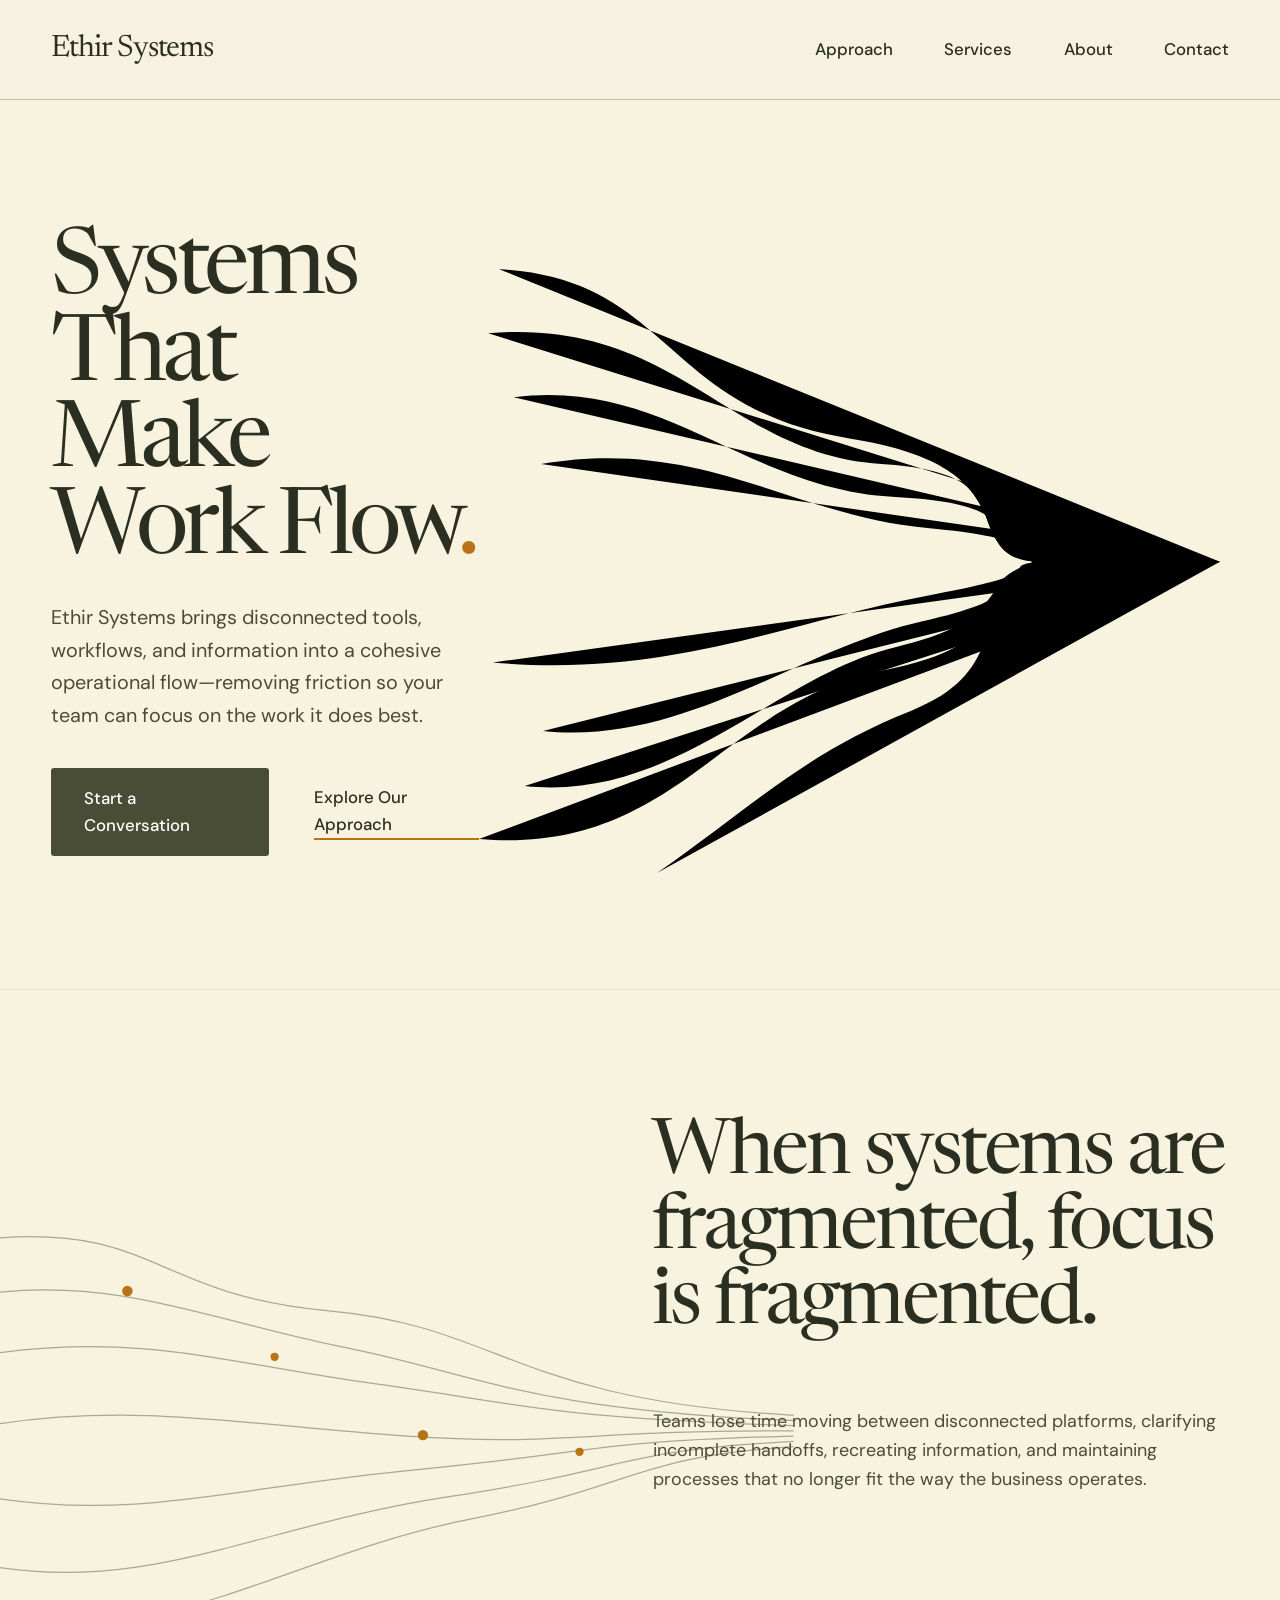
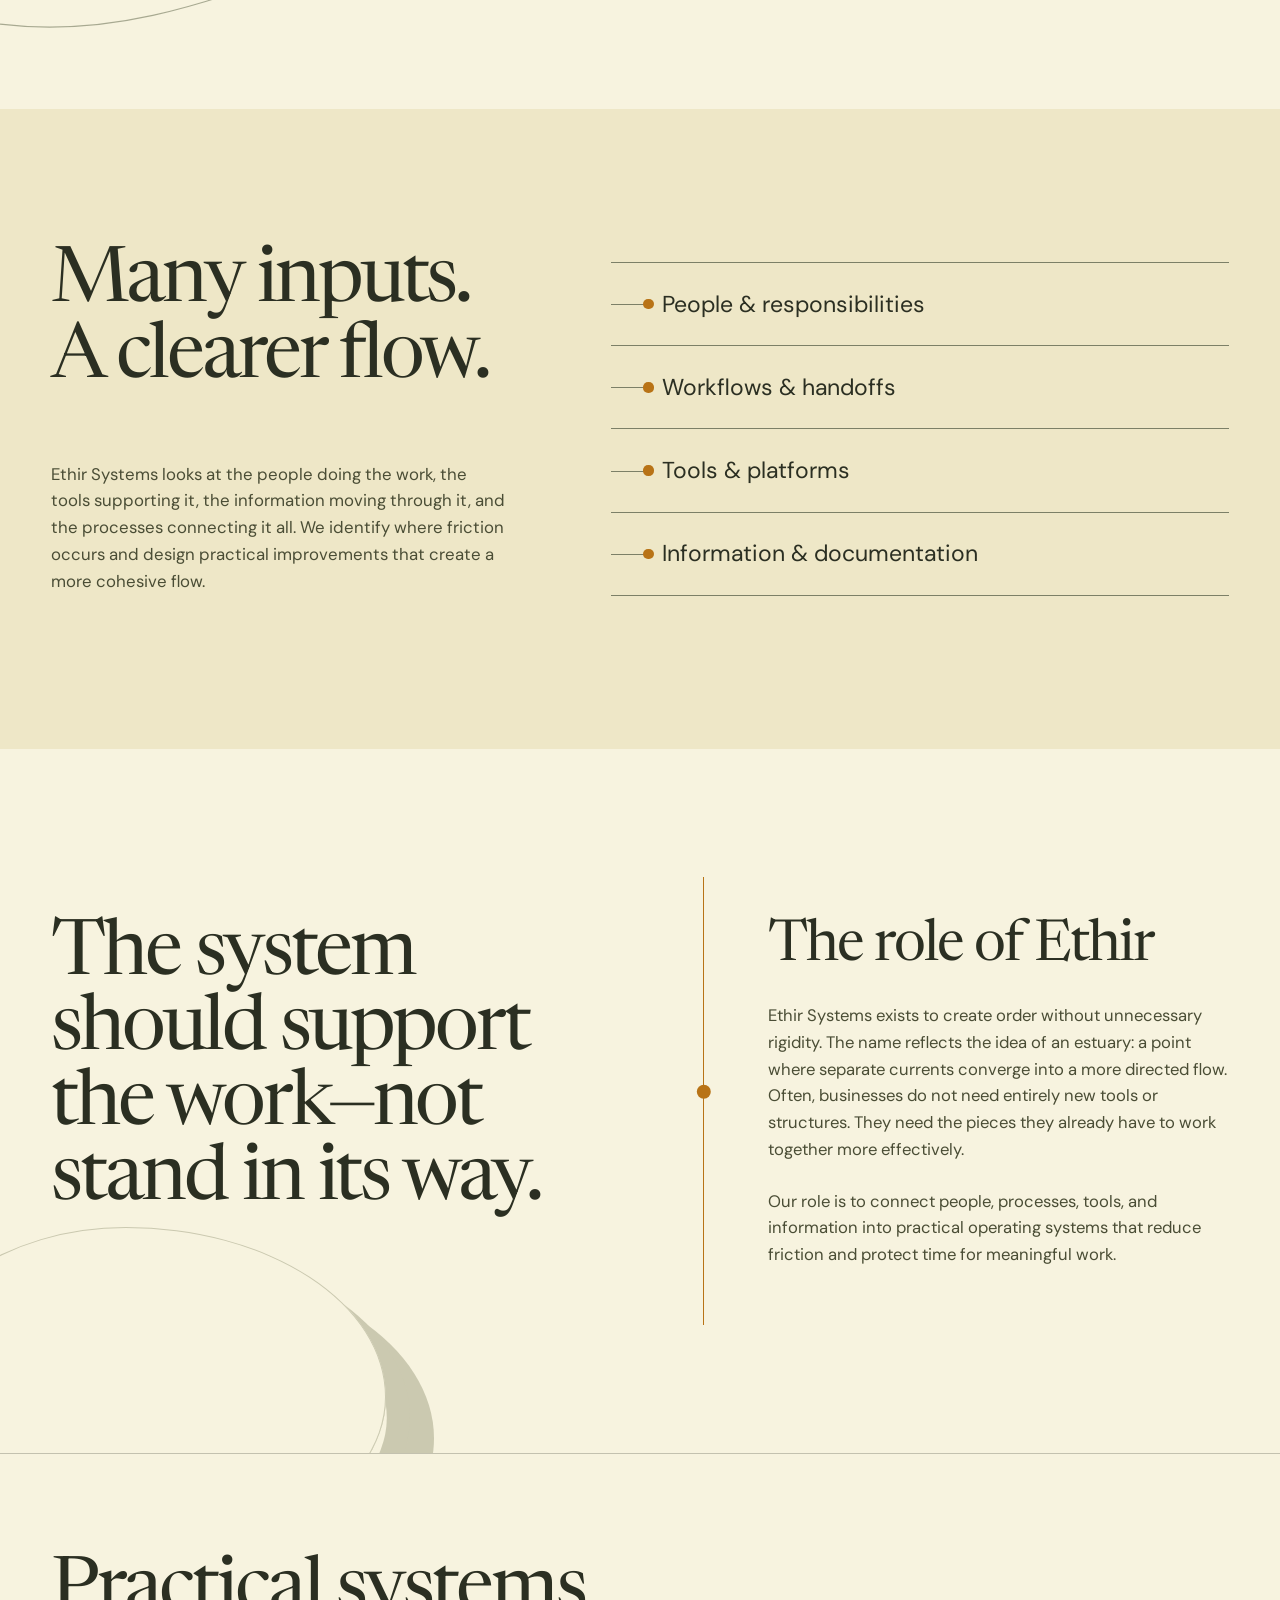
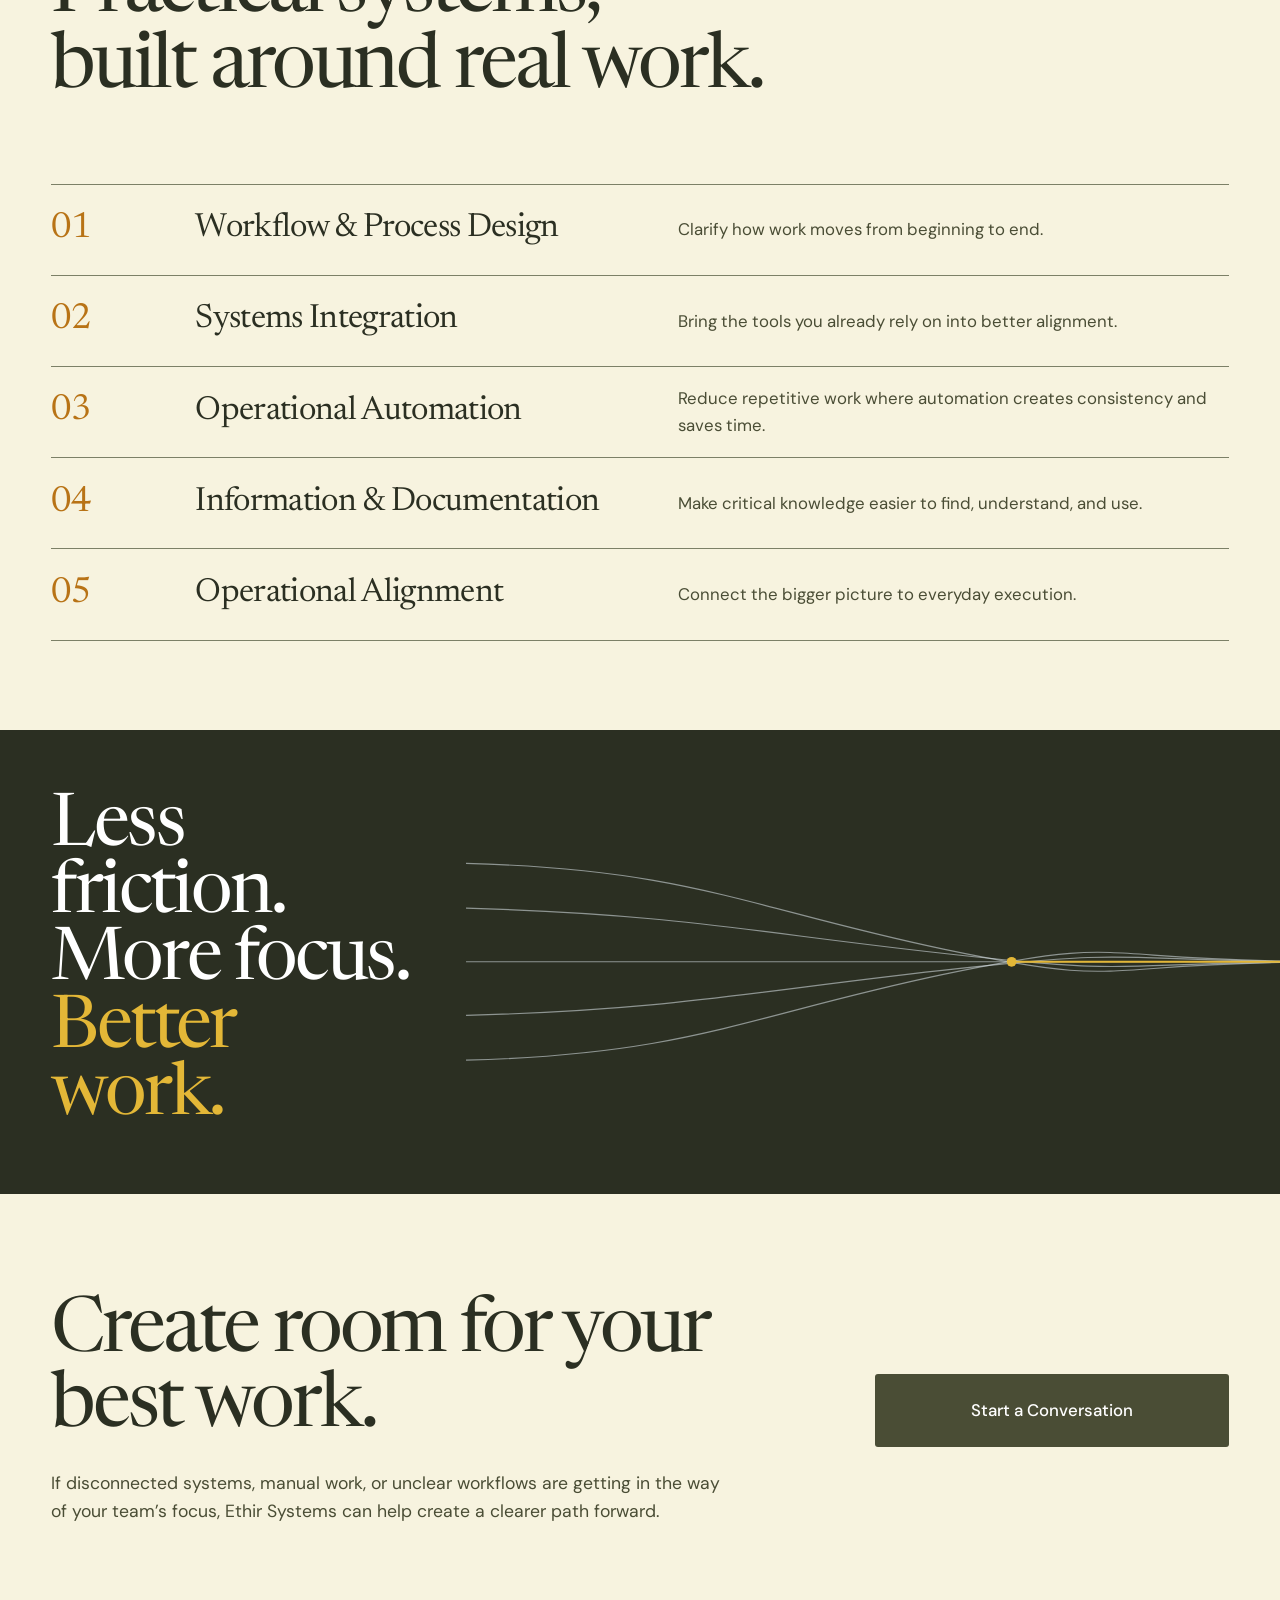
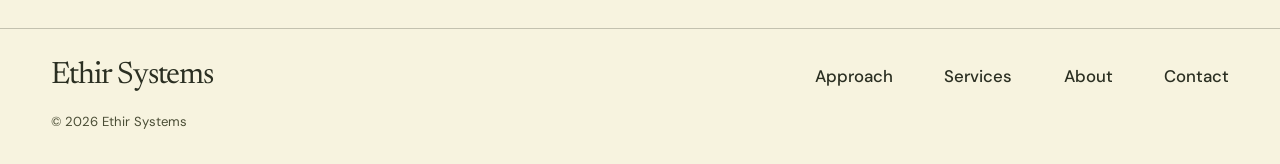
<file: theme-middle-earth-preview.html>
<!doctype html>
<html lang="en">
  <head>
    <meta charset="utf-8" />
    <meta name="viewport" content="width=device-width, initial-scale=1" />
    <meta
      name="description"
      content="Ethir Systems connects people, processes, tools, and information into practical operating systems that make work flow."
    />
    <meta name="theme-color" content="#fbfaf7" />
    <meta name="robots" content="noindex, nofollow" />
    <meta property="og:title" content="Ethir Systems — Systems That Make Work Flow." />
    <meta
      property="og:description"
      content="Practical, connected operating systems that reduce friction and create room for better work."
    />
    <meta property="og:type" content="website" />
    <meta property="og:url" content="https://ethirsystems.com/" />
    <link rel="canonical" href="https://ethirsystems.com/" />
    <link rel="icon" href="/favicon.svg" type="image/svg+xml" />
    <link rel="preconnect" href="https://fonts.googleapis.com" />
    <link rel="preconnect" href="https://fonts.gstatic.com" crossorigin />
    <link
      href="https://fonts.googleapis.com/css2?family=DM+Sans:wght@400;500;600&family=Newsreader:opsz,wght@6..72,400;6..72,500&display=swap"
      rel="stylesheet"
    />
    <link rel="stylesheet" href="/styles.css" />
    <link rel="stylesheet" href="/theme-middle-earth.css" />
    <script src="/script.js" defer></script>
    <title>Middle-earth Palette Preview — Ethir Systems</title>
  </head>
  <body>
    <a class="skip-link" href="#main">Skip to content</a>

    <header class="site-header" data-header>
      <a class="wordmark" href="#top" aria-label="Ethir Systems home">Ethir Systems</a>
      <button
        class="menu-button"
        type="button"
        aria-label="Open navigation"
        aria-expanded="false"
        aria-controls="site-nav"
        data-menu-button
      >
        <span></span><span></span><span></span>
      </button>
      <nav class="site-nav" id="site-nav" aria-label="Primary navigation" data-nav>
        <a href="#approach">Approach</a>
        <a href="#services">Services</a>
        <a href="#about">About</a>
        <a href="#contact">Contact</a>
      </nav>
    </header>

    <main id="main">
      <section class="hero" id="top" aria-labelledby="hero-title">
        <div class="hero-copy">
          <h1 id="hero-title">Systems That<br />Make Work Flow<span class="accent-dot">.</span></h1>
          <p>
            Ethir Systems brings disconnected tools, workflows, and information into a cohesive
            operational flow—removing friction so your team can focus on the work it does best.
          </p>
          <div class="hero-actions">
            <a class="button button-primary" href="#contact">
              Start a Conversation
              <svg aria-hidden="true" viewBox="0 0 24 24"><path d="M5 12h13M13 6l6 6-6 6" /></svg>
            </a>
            <a class="text-link" href="#approach">
              Explore Our Approach
              <svg aria-hidden="true" viewBox="0 0 24 24"><path d="M5 12h13M13 6l6 6-6 6" /></svg>
            </a>
          </div>
        </div>

        <svg class="hero-flow" viewBox="0 0 820 720" aria-hidden="true">
          <g class="flow-lines">
            <path d="M22 45 C210 55 200 198 405 230 S520 360 610 365 L810 365" />
            <path d="M10 115 C218 98 272 248 440 258 S512 344 610 365 L810 365" />
            <path d="M38 185 C205 164 292 286 455 294 S540 350 610 365 L810 365" />
            <path d="M68 258 C245 228 340 314 490 328 S552 357 610 365 L810 365" />
            <path d="M0 668 C216 686 266 518 440 484 S516 390 610 365 L810 365" />
            <path d="M50 610 C214 628 326 488 456 458 S540 386 610 365 L810 365" />
            <path d="M70 550 C225 566 350 460 485 430 S555 380 610 365 L810 365" />
            <path d="M15 475 C212 492 338 430 490 402 S562 372 610 365 L810 365" />
            <path class="flow-accent" d="M195 705 C300 632 356 574 472 528 S532 408 610 365 L810 365" />
          </g>
          <circle cx="610" cy="365" r="6" />
        </svg>
      </section>

      <section class="problem" aria-labelledby="problem-title">
        <div class="problem-visual" aria-hidden="true">
          <svg viewBox="0 0 760 430">
            <g>
              <path d="M0 40 C150 30 150 95 315 110 S490 195 760 210" />
              <path d="M0 92 C120 80 205 120 330 145 S505 205 760 215" />
              <path d="M0 150 C140 132 215 160 360 180 S520 212 760 220" />
              <path d="M0 218 C135 198 240 220 390 230 S555 224 760 225" />
              <path d="M0 290 C135 310 230 278 400 262 S560 235 760 230" />
              <path d="M0 356 C150 378 252 315 430 288 S590 244 760 235" />
              <path d="M0 410 C165 430 285 342 448 310 S605 250 760 240" />
            </g>
            <g class="nodes">
              <circle cx="122" cy="91" r="5" /><circle cx="263" cy="154" r="4" />
              <circle cx="405" cy="229" r="5" /><circle cx="555" cy="245" r="4" />
            </g>
          </svg>
        </div>
        <div class="problem-copy">
          <h2 id="problem-title">When systems are fragmented, focus is fragmented.</h2>
          <p>
            Teams lose time moving between disconnected platforms, clarifying incomplete handoffs,
            recreating information, and maintaining processes that no longer fit the way the
            business operates.
          </p>
        </div>
      </section>

      <section class="approach" id="approach" aria-labelledby="approach-title">
        <div class="approach-intro">
          <h2 id="approach-title">Many inputs.<br />A clearer flow.</h2>
          <p>
            Ethir Systems looks at the people doing the work, the tools supporting it, the
            information moving through it, and the processes connecting it all. We identify where
            friction occurs and design practical improvements that create a more cohesive flow.
          </p>
        </div>
        <ul class="connection-list" aria-label="What Ethir Systems connects">
          <li><span></span>People &amp; responsibilities</li>
          <li><span></span>Workflows &amp; handoffs</li>
          <li><span></span>Tools &amp; platforms</li>
          <li><span></span>Information &amp; documentation</li>
        </ul>
      </section>

      <section class="about" id="about" aria-labelledby="about-title">
        <div class="about-principle">
          <h2 id="about-title">The system should support the work—not stand in its way.</h2>
        </div>
        <div class="about-divider" aria-hidden="true"><span></span></div>
        <div class="about-copy">
          <h3>The role of Ethir</h3>
          <p>
            Ethir Systems exists to create order without unnecessary rigidity. The name reflects
            the idea of an estuary: a point where separate currents converge into a more directed
            flow. Often, businesses do not need entirely new tools or structures. They need the
            pieces they already have to work together more effectively.
          </p>
          <p>
            Our role is to connect people, processes, tools, and information into practical
            operating systems that reduce friction and protect time for meaningful work.
          </p>
        </div>
      </section>

      <section class="services" id="services" aria-labelledby="services-title">
        <h2 id="services-title">Practical systems,<br />built around real work.</h2>
        <ol class="service-list">
          <li>
            <span class="service-number">01</span>
            <h3>Workflow &amp; Process Design</h3>
            <p>Clarify how work moves from beginning to end.</p>
          </li>
          <li>
            <span class="service-number">02</span>
            <h3>Systems Integration</h3>
            <p>Bring the tools you already rely on into better alignment.</p>
          </li>
          <li>
            <span class="service-number">03</span>
            <h3>Operational Automation</h3>
            <p>Reduce repetitive work where automation creates consistency and saves time.</p>
          </li>
          <li>
            <span class="service-number">04</span>
            <h3>Information &amp; Documentation</h3>
            <p>Make critical knowledge easier to find, understand, and use.</p>
          </li>
          <li>
            <span class="service-number">05</span>
            <h3>Operational Alignment</h3>
            <p>Connect the bigger picture to everyday execution.</p>
          </li>
        </ol>
      </section>

      <section class="result" aria-label="The result">
        <h2>Less friction.<br />More focus.<br /><span>Better work.</span></h2>
        <svg viewBox="0 0 900 250" aria-hidden="true">
          <g>
            <path d="M0 24 C230 30 290 70 490 112 S630 125 900 125" />
            <path d="M0 70 C220 76 300 96 505 118 S650 125 900 125" />
            <path d="M0 125 L900 125" />
            <path d="M0 180 C220 174 300 154 505 132 S650 125 900 125" />
            <path d="M0 226 C230 220 290 180 490 138 S630 125 900 125" />
          </g>
          <path class="result-accent" d="M560 125 H900" />
          <circle cx="560" cy="125" r="5" />
        </svg>
      </section>

      <section class="contact" id="contact" aria-labelledby="contact-title">
        <div>
          <h2 id="contact-title">Create room for your best work.</h2>
          <p>
            If disconnected systems, manual work, or unclear workflows are getting in the way of
            your team’s focus, Ethir Systems can help create a clearer path forward.
          </p>
        </div>
        <a
          class="button button-primary"
          href="mailto:hello@ethirsystems.com?subject=Starting%20a%20conversation%20with%20Ethir%20Systems"
        >
          Start a Conversation
          <svg aria-hidden="true" viewBox="0 0 24 24"><path d="M5 12h13M13 6l6 6-6 6" /></svg>
        </a>
      </section>
    </main>

    <footer class="site-footer">
      <a class="wordmark" href="#top">Ethir Systems</a>
      <nav aria-label="Footer navigation">
        <a href="#approach">Approach</a>
        <a href="#services">Services</a>
        <a href="#about">About</a>
        <a href="#contact">Contact</a>
      </nav>
      <p>© <span data-year></span> Ethir Systems</p>
    </footer>
  </body>
</html>
</file>
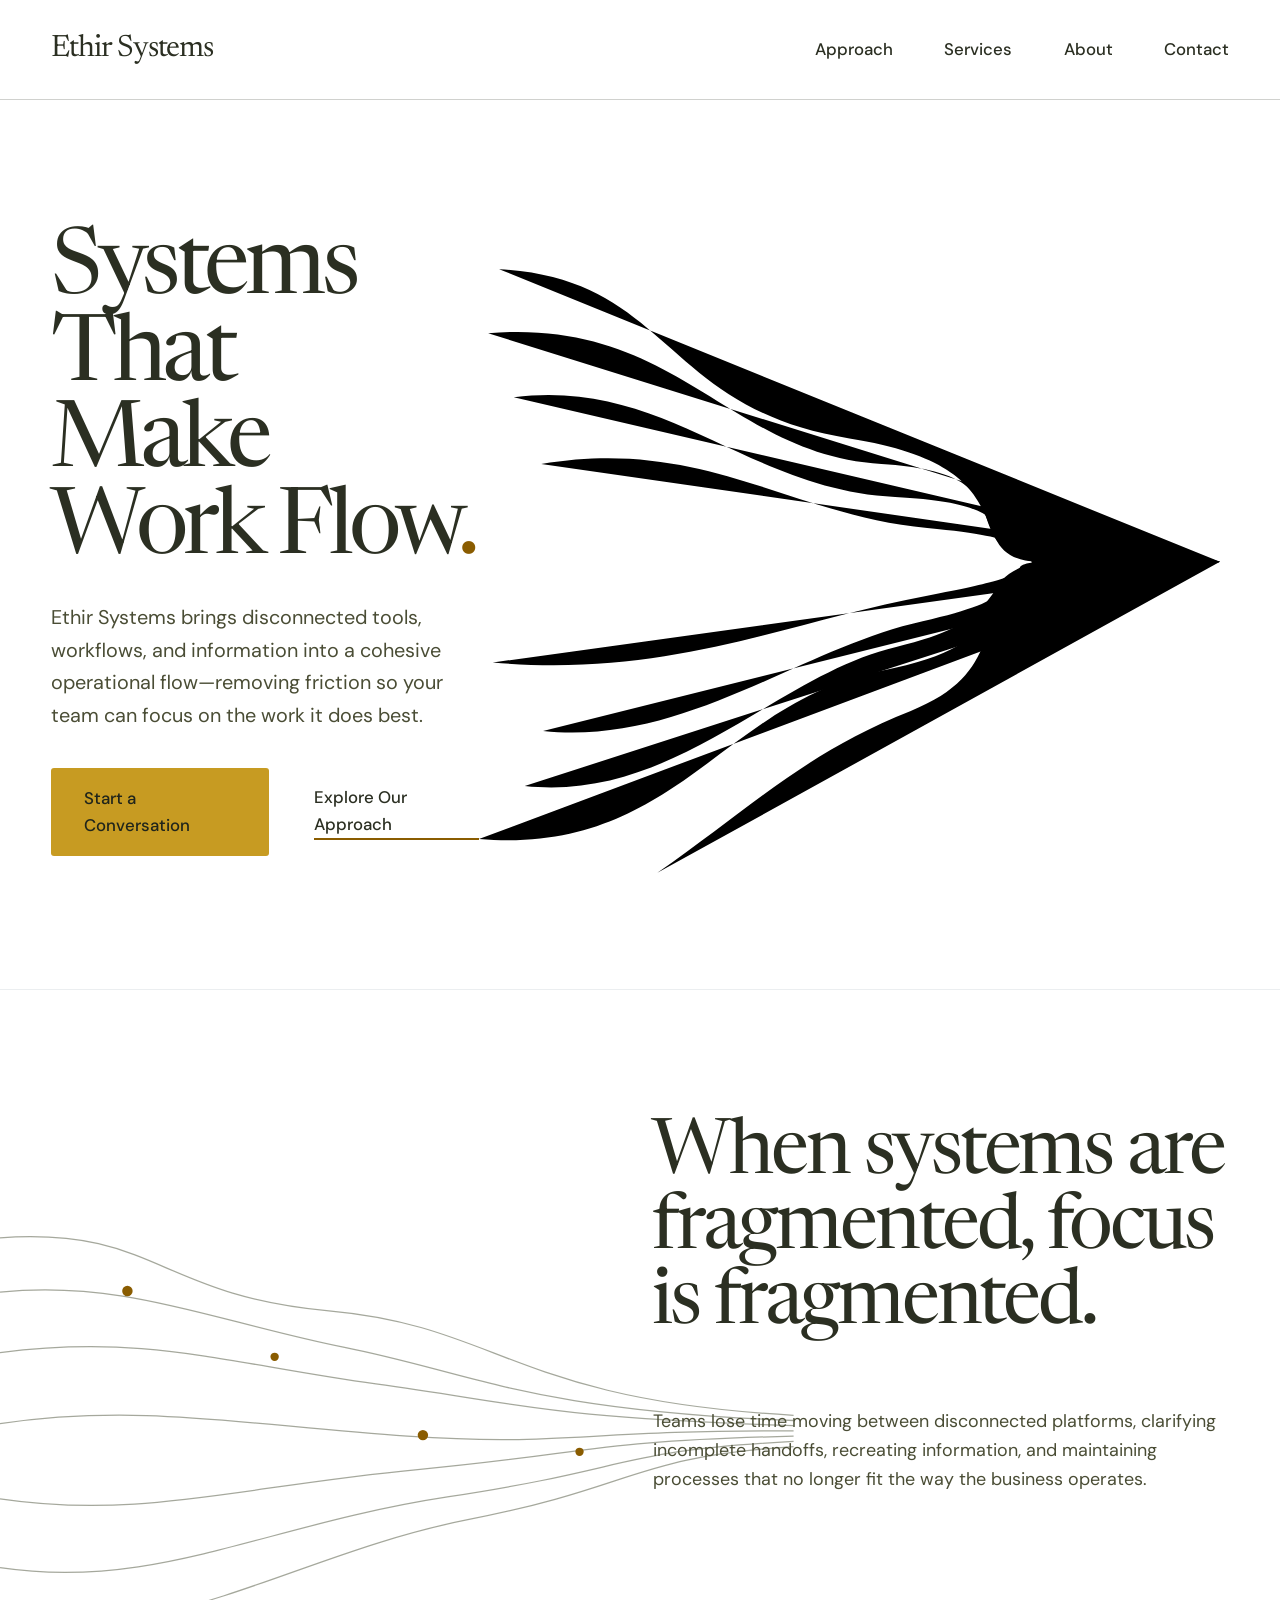
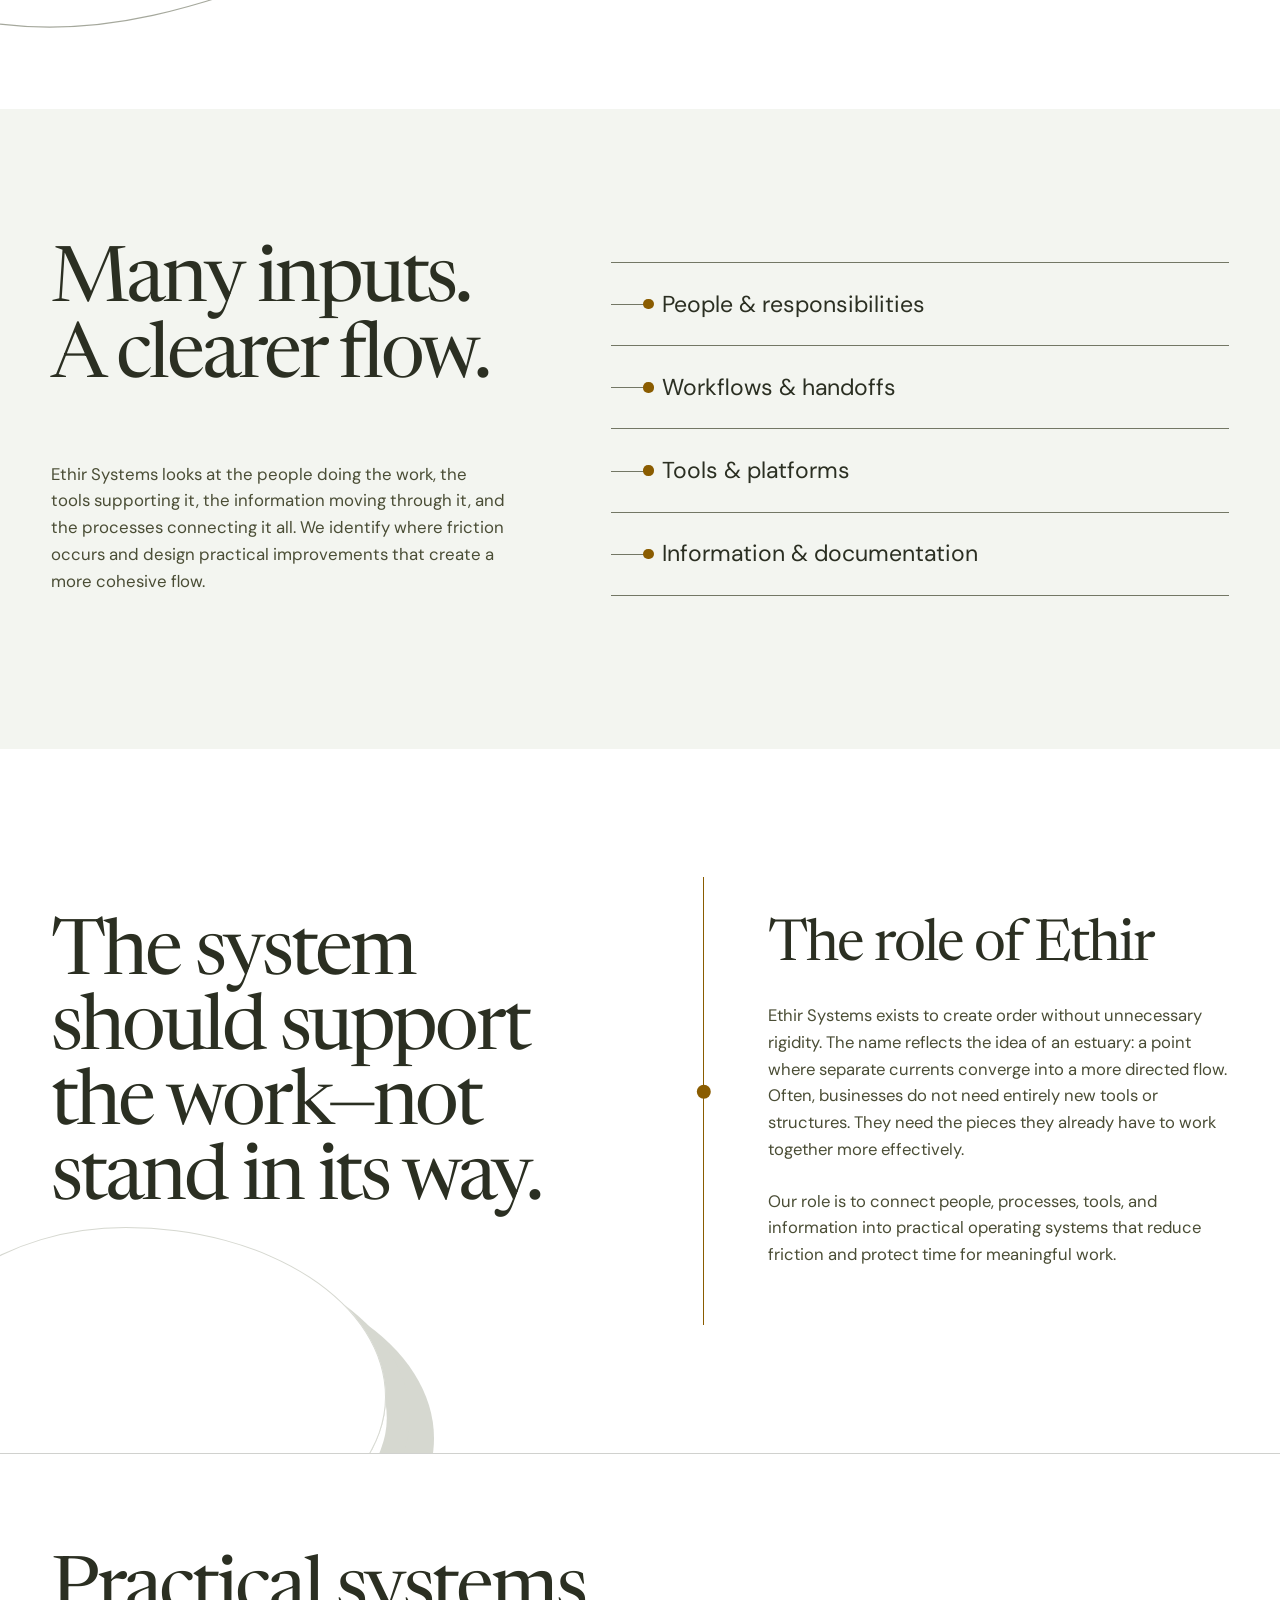
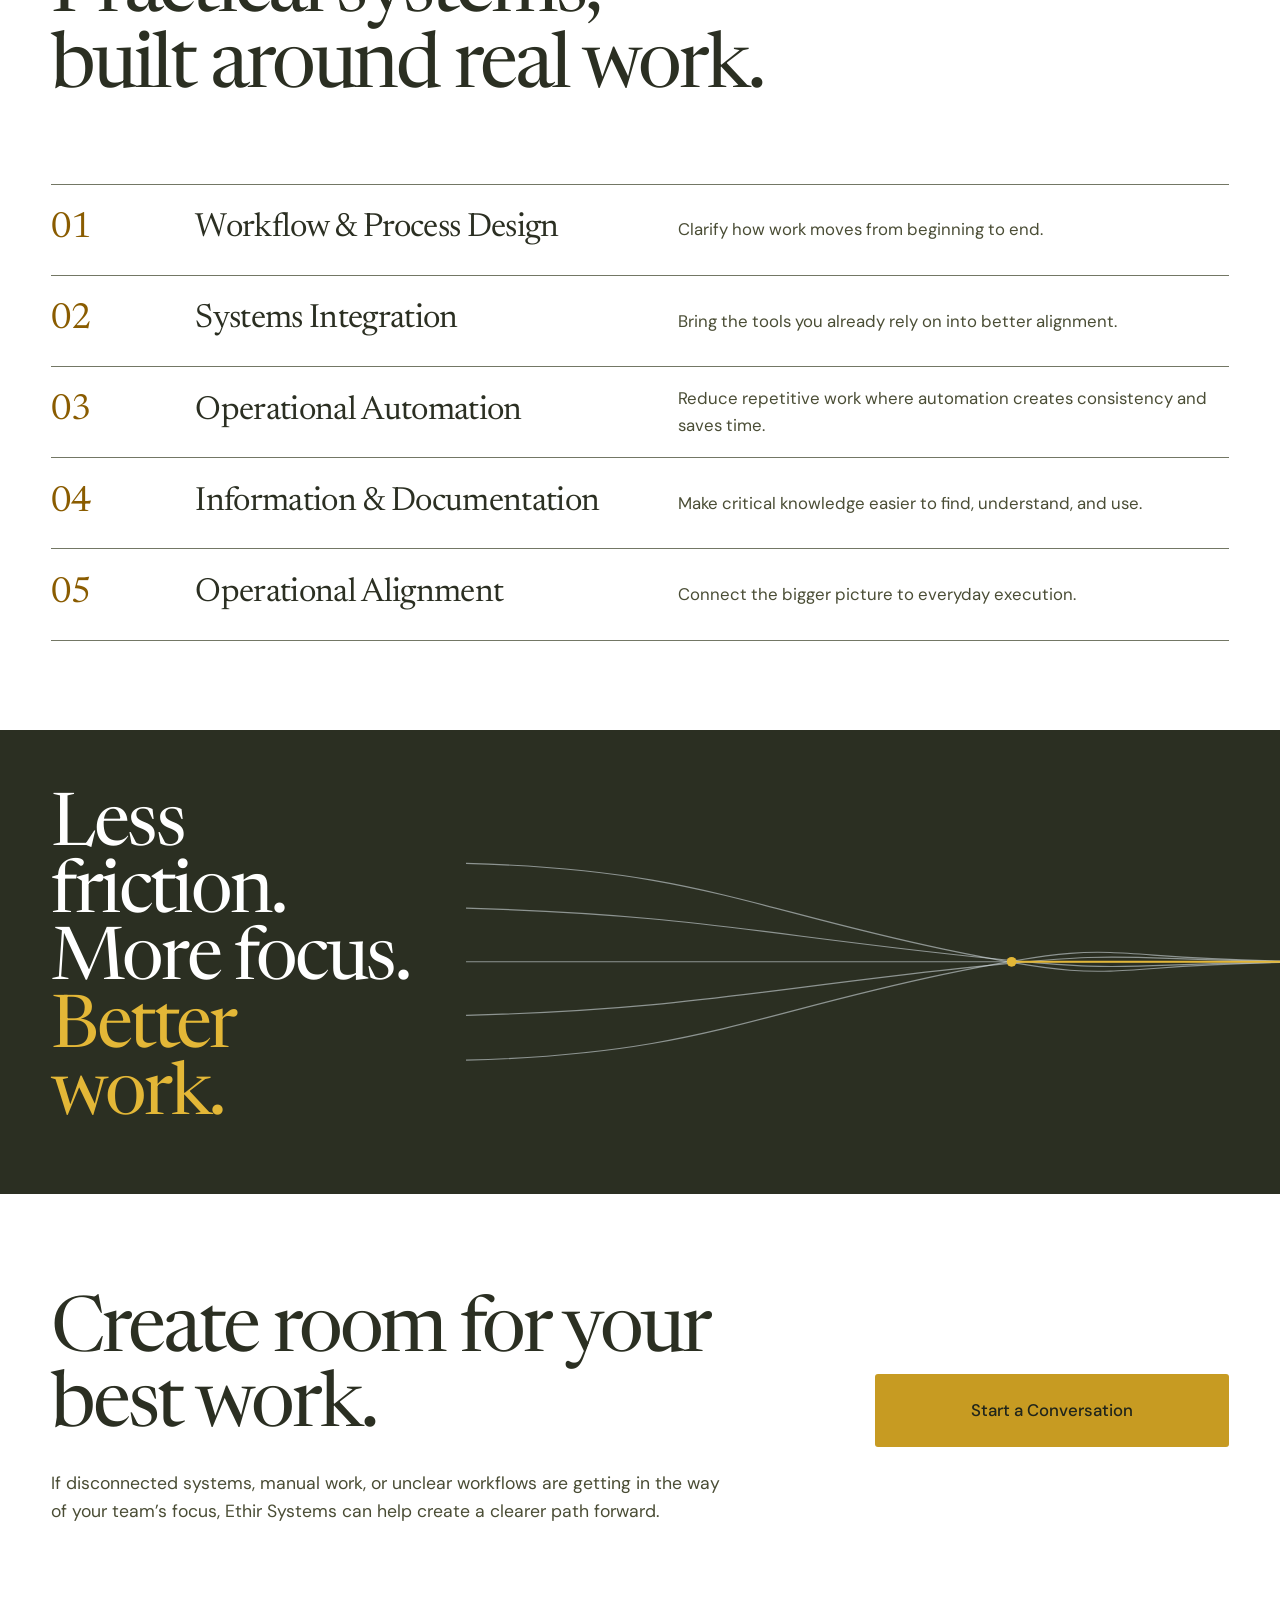
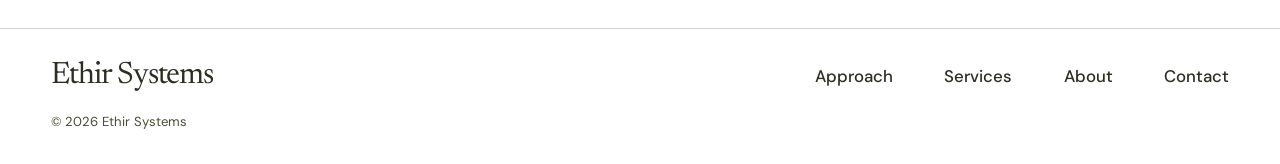
<file: theme-middle-earth-white-gold-preview.html>
<!doctype html>
<html lang="en">
  <head>
    <meta charset="utf-8" />
    <meta name="viewport" content="width=device-width, initial-scale=1" />
    <meta name="robots" content="noindex, nofollow" />
    <meta
      name="description"
      content="Ethir Systems connects people, processes, tools, and information into practical operating systems that make work flow."
    />
    <meta name="theme-color" content="#fbfaf7" />
    <meta property="og:title" content="Ethir Systems — Systems That Make Work Flow." />
    <meta
      property="og:description"
      content="Practical, connected operating systems that reduce friction and create room for better work."
    />
    <meta property="og:type" content="website" />
    <meta property="og:url" content="https://ethirsystems.com/" />
    <link rel="canonical" href="https://ethirsystems.com/" />
    <link rel="icon" href="/favicon.svg" type="image/svg+xml" />
    <link rel="preconnect" href="https://fonts.googleapis.com" />
    <link rel="preconnect" href="https://fonts.gstatic.com" crossorigin />
    <link
      href="https://fonts.googleapis.com/css2?family=DM+Sans:wght@400;500;600&family=Newsreader:opsz,wght@6..72,400;6..72,500&display=swap"
      rel="stylesheet"
    />
    <link rel="stylesheet" href="/styles.css" />
    <link rel="stylesheet" href="/theme-middle-earth-white-gold.css" />
    <script src="/script.js" defer></script>
    <title>White &amp; Gold Palette Preview — Ethir Systems</title>
  </head>
  <body>
    <a class="skip-link" href="#main">Skip to content</a>

    <header class="site-header" data-header>
      <a class="wordmark" href="#top" aria-label="Ethir Systems home">Ethir Systems</a>
      <button
        class="menu-button"
        type="button"
        aria-label="Open navigation"
        aria-expanded="false"
        aria-controls="site-nav"
        data-menu-button
      >
        <span></span><span></span><span></span>
      </button>
      <nav class="site-nav" id="site-nav" aria-label="Primary navigation" data-nav>
        <a href="#approach">Approach</a>
        <a href="#services">Services</a>
        <a href="#about">About</a>
        <a href="#contact">Contact</a>
      </nav>
    </header>

    <main id="main">
      <section class="hero" id="top" aria-labelledby="hero-title">
        <div class="hero-copy">
          <h1 id="hero-title">Systems That<br />Make Work Flow<span class="accent-dot">.</span></h1>
          <p>
            Ethir Systems brings disconnected tools, workflows, and information into a cohesive
            operational flow—removing friction so your team can focus on the work it does best.
          </p>
          <div class="hero-actions">
            <a class="button button-primary" href="#contact">
              Start a Conversation
              <svg aria-hidden="true" viewBox="0 0 24 24"><path d="M5 12h13M13 6l6 6-6 6" /></svg>
            </a>
            <a class="text-link" href="#approach">
              Explore Our Approach
              <svg aria-hidden="true" viewBox="0 0 24 24"><path d="M5 12h13M13 6l6 6-6 6" /></svg>
            </a>
          </div>
        </div>

        <svg class="hero-flow" viewBox="0 0 820 720" aria-hidden="true">
          <g class="flow-lines">
            <path d="M22 45 C210 55 200 198 405 230 S520 360 610 365 L810 365" />
            <path d="M10 115 C218 98 272 248 440 258 S512 344 610 365 L810 365" />
            <path d="M38 185 C205 164 292 286 455 294 S540 350 610 365 L810 365" />
            <path d="M68 258 C245 228 340 314 490 328 S552 357 610 365 L810 365" />
            <path d="M0 668 C216 686 266 518 440 484 S516 390 610 365 L810 365" />
            <path d="M50 610 C214 628 326 488 456 458 S540 386 610 365 L810 365" />
            <path d="M70 550 C225 566 350 460 485 430 S555 380 610 365 L810 365" />
            <path d="M15 475 C212 492 338 430 490 402 S562 372 610 365 L810 365" />
            <path class="flow-accent" d="M195 705 C300 632 356 574 472 528 S532 408 610 365 L810 365" />
          </g>
          <circle cx="610" cy="365" r="6" />
        </svg>
      </section>

      <section class="problem" aria-labelledby="problem-title">
        <div class="problem-visual" aria-hidden="true">
          <svg viewBox="0 0 760 430">
            <g>
              <path d="M0 40 C150 30 150 95 315 110 S490 195 760 210" />
              <path d="M0 92 C120 80 205 120 330 145 S505 205 760 215" />
              <path d="M0 150 C140 132 215 160 360 180 S520 212 760 220" />
              <path d="M0 218 C135 198 240 220 390 230 S555 224 760 225" />
              <path d="M0 290 C135 310 230 278 400 262 S560 235 760 230" />
              <path d="M0 356 C150 378 252 315 430 288 S590 244 760 235" />
              <path d="M0 410 C165 430 285 342 448 310 S605 250 760 240" />
            </g>
            <g class="nodes">
              <circle cx="122" cy="91" r="5" /><circle cx="263" cy="154" r="4" />
              <circle cx="405" cy="229" r="5" /><circle cx="555" cy="245" r="4" />
            </g>
          </svg>
        </div>
        <div class="problem-copy">
          <h2 id="problem-title">When systems are fragmented, focus is fragmented.</h2>
          <p>
            Teams lose time moving between disconnected platforms, clarifying incomplete handoffs,
            recreating information, and maintaining processes that no longer fit the way the
            business operates.
          </p>
        </div>
      </section>

      <section class="approach" id="approach" aria-labelledby="approach-title">
        <div class="approach-intro">
          <h2 id="approach-title">Many inputs.<br />A clearer flow.</h2>
          <p>
            Ethir Systems looks at the people doing the work, the tools supporting it, the
            information moving through it, and the processes connecting it all. We identify where
            friction occurs and design practical improvements that create a more cohesive flow.
          </p>
        </div>
        <ul class="connection-list" aria-label="What Ethir Systems connects">
          <li><span></span>People &amp; responsibilities</li>
          <li><span></span>Workflows &amp; handoffs</li>
          <li><span></span>Tools &amp; platforms</li>
          <li><span></span>Information &amp; documentation</li>
        </ul>
      </section>

      <section class="about" id="about" aria-labelledby="about-title">
        <div class="about-principle">
          <h2 id="about-title">The system should support the work—not stand in its way.</h2>
        </div>
        <div class="about-divider" aria-hidden="true"><span></span></div>
        <div class="about-copy">
          <h3>The role of Ethir</h3>
          <p>
            Ethir Systems exists to create order without unnecessary rigidity. The name reflects
            the idea of an estuary: a point where separate currents converge into a more directed
            flow. Often, businesses do not need entirely new tools or structures. They need the
            pieces they already have to work together more effectively.
          </p>
          <p>
            Our role is to connect people, processes, tools, and information into practical
            operating systems that reduce friction and protect time for meaningful work.
          </p>
        </div>
      </section>

      <section class="services" id="services" aria-labelledby="services-title">
        <h2 id="services-title">Practical systems,<br />built around real work.</h2>
        <ol class="service-list">
          <li>
            <span class="service-number">01</span>
            <h3>Workflow &amp; Process Design</h3>
            <p>Clarify how work moves from beginning to end.</p>
          </li>
          <li>
            <span class="service-number">02</span>
            <h3>Systems Integration</h3>
            <p>Bring the tools you already rely on into better alignment.</p>
          </li>
          <li>
            <span class="service-number">03</span>
            <h3>Operational Automation</h3>
            <p>Reduce repetitive work where automation creates consistency and saves time.</p>
          </li>
          <li>
            <span class="service-number">04</span>
            <h3>Information &amp; Documentation</h3>
            <p>Make critical knowledge easier to find, understand, and use.</p>
          </li>
          <li>
            <span class="service-number">05</span>
            <h3>Operational Alignment</h3>
            <p>Connect the bigger picture to everyday execution.</p>
          </li>
        </ol>
      </section>

      <section class="result" aria-label="The result">
        <h2>Less friction.<br />More focus.<br /><span>Better work.</span></h2>
        <svg viewBox="0 0 900 250" aria-hidden="true">
          <g>
            <path d="M0 24 C230 30 290 70 490 112 S630 125 900 125" />
            <path d="M0 70 C220 76 300 96 505 118 S650 125 900 125" />
            <path d="M0 125 L900 125" />
            <path d="M0 180 C220 174 300 154 505 132 S650 125 900 125" />
            <path d="M0 226 C230 220 290 180 490 138 S630 125 900 125" />
          </g>
          <path class="result-accent" d="M560 125 H900" />
          <circle cx="560" cy="125" r="5" />
        </svg>
      </section>

      <section class="contact" id="contact" aria-labelledby="contact-title">
        <div>
          <h2 id="contact-title">Create room for your best work.</h2>
          <p>
            If disconnected systems, manual work, or unclear workflows are getting in the way of
            your team’s focus, Ethir Systems can help create a clearer path forward.
          </p>
        </div>
        <a
          class="button button-primary"
          href="mailto:hello@ethirsystems.com?subject=Starting%20a%20conversation%20with%20Ethir%20Systems"
        >
          Start a Conversation
          <svg aria-hidden="true" viewBox="0 0 24 24"><path d="M5 12h13M13 6l6 6-6 6" /></svg>
        </a>
      </section>
    </main>

    <footer class="site-footer">
      <a class="wordmark" href="#top">Ethir Systems</a>
      <nav aria-label="Footer navigation">
        <a href="#approach">Approach</a>
        <a href="#services">Services</a>
        <a href="#about">About</a>
        <a href="#contact">Contact</a>
      </nav>
      <p>© <span data-year></span> Ethir Systems</p>
    </footer>
  </body>
</html>
</file>
<file: styles.css>
:root {
  --paper: #fbfaf7;
  --paper-deep: #f4f2ed;
  --ink: #0b2742;
  --ink-soft: #42586a;
  --mist: #e9f0f3;
  --line: #88a3b7;
  --line-soft: #c5d2da;
  --copper: #c45d2c;
  --copper-dark: #a9471e;
  --serif: "Newsreader", Georgia, "Times New Roman", serif;
  --sans: "DM Sans", system-ui, -apple-system, BlinkMacSystemFont, "Segoe UI", sans-serif;
  --page-gutter: clamp(1.5rem, 4vw, 4.5rem);
  --max-width: 1440px;
  --rule: rgba(11, 39, 66, 0.23);
}

* {
  box-sizing: border-box;
}

html {
  scroll-behavior: smooth;
  scroll-padding-top: 2rem;
}

body {
  margin: 0;
  background: var(--paper);
  color: var(--ink);
  font-family: var(--sans);
  font-size: 1rem;
  line-height: 1.6;
  -webkit-font-smoothing: antialiased;
}

a {
  color: inherit;
}

svg {
  display: block;
}

.skip-link {
  position: fixed;
  left: 1rem;
  top: 1rem;
  z-index: 100;
  transform: translateY(-180%);
  background: var(--ink);
  color: white;
  padding: 0.75rem 1rem;
}

.skip-link:focus {
  transform: translateY(0);
}

.site-header,
.site-footer,
main > section {
  width: min(100%, var(--max-width));
  margin-inline: auto;
}

.site-header {
  min-height: 6.25rem;
  padding: 0 var(--page-gutter);
  border-bottom: 1px solid var(--rule);
  display: flex;
  align-items: center;
  justify-content: space-between;
  position: relative;
  z-index: 20;
  background: color-mix(in srgb, var(--paper) 96%, transparent);
}

.wordmark {
  font-family: var(--serif);
  font-size: clamp(1.8rem, 2.4vw, 2.7rem);
  line-height: 1;
  text-decoration: none;
  letter-spacing: -0.035em;
}

.site-nav,
.site-footer nav {
  display: flex;
  align-items: center;
  gap: clamp(1.8rem, 4vw, 4.6rem);
}

.site-nav a,
.site-footer nav a {
  text-decoration: none;
  font-size: 1.05rem;
  font-weight: 500;
  position: relative;
}

.site-nav a::after,
.site-footer nav a::after {
  content: "";
  position: absolute;
  inset: auto 0 -0.35rem;
  height: 1px;
  background: var(--copper);
  transform: scaleX(0);
  transform-origin: right;
  transition: transform 180ms ease;
}

.site-nav a:hover::after,
.site-nav a:focus-visible::after,
.site-footer nav a:hover::after,
.site-footer nav a:focus-visible::after {
  transform: scaleX(1);
  transform-origin: left;
}

.menu-button {
  display: none;
}

.hero {
  min-height: calc(100svh - 6.25rem);
  padding: clamp(6rem, 10vw, 10rem) var(--page-gutter) clamp(5rem, 8vw, 7.5rem);
  position: relative;
  overflow: hidden;
  display: flex;
  align-items: flex-start;
  isolation: isolate;
}

.hero-copy {
  width: min(57%, 760px);
  position: relative;
  z-index: 2;
}

h1,
h2,
h3,
p {
  margin-top: 0;
}

h1,
h2,
h3 {
  font-family: var(--serif);
  font-weight: 400;
}

.hero h1 {
  margin-bottom: 1.65rem;
  font-size: clamp(4.4rem, 7.2vw, 7.4rem);
  line-height: 0.94;
  letter-spacing: -0.048em;
}

.accent-dot {
  color: var(--copper);
}

.hero-copy > p {
  max-width: 37rem;
  margin-bottom: 2.25rem;
  color: var(--ink-soft);
  font-size: clamp(1.12rem, 1.55vw, 1.35rem);
  line-height: 1.65;
}

.hero-actions {
  display: flex;
  align-items: center;
  gap: clamp(1.6rem, 3.5vw, 3.4rem);
}

.button,
.text-link {
  display: inline-flex;
  align-items: center;
  justify-content: center;
  gap: 0.9rem;
  font-weight: 500;
  text-decoration: none;
}

.button {
  min-height: 4.55rem;
  padding: 1rem 2rem;
  border: 1px solid transparent;
  border-radius: 3px;
  font-size: 1.05rem;
  transition: background 180ms ease, transform 180ms ease, box-shadow 180ms ease;
}

.button svg,
.text-link svg {
  width: 1.35rem;
  fill: none;
  stroke: currentColor;
  stroke-width: 1.7;
  stroke-linecap: round;
  stroke-linejoin: round;
}

.button svg,
.text-link svg {
  display: none;
}

.button-primary {
  background: var(--copper);
  color: white;
}

.button-primary:hover,
.button-primary:focus-visible {
  background: var(--copper-dark);
  transform: translateY(-2px);
  box-shadow: 0 10px 25px rgba(93, 44, 24, 0.16);
}

.text-link {
  min-height: 3.25rem;
  border-bottom: 2px solid var(--copper);
  font-size: 1.05rem;
}

.hero-swoop {
  position: absolute;
  z-index: 1;
  inset: 0;
  width: 100%;
  height: 100%;
  pointer-events: none;
}

.hero-swoop .swoop-band {
  fill: var(--mist);
  opacity: 0.32;
}

.hero-swoop .swoop-line {
  fill: none;
  stroke: var(--line);
  stroke-width: 1.2;
  opacity: 0.52;
}

.hero-swoop .swoop-line-soft {
  stroke: var(--line-soft);
  opacity: 0.42;
}

.problem {
  min-height: 45rem;
  padding: clamp(6rem, 10vw, 10rem) var(--page-gutter);
  border-top: 1px solid rgba(11, 39, 66, 0.08);
  display: grid;
  grid-template-columns: minmax(0, 1fr) minmax(28rem, 1.1fr);
  align-items: center;
  gap: clamp(2rem, 6vw, 7rem);
  position: relative;
  overflow: hidden;
}

.problem h2,
.approach h2,
.about h2,
.services > h2,
.contact h2 {
  font-size: clamp(3.5rem, 6vw, 6.4rem);
  line-height: 0.98;
  letter-spacing: -0.04em;
}

.problem-copy {
  align-self: start;
}

.problem-copy p {
  max-width: 36rem;
  margin: 2.25rem 0 0 auto;
  color: var(--ink-soft);
  font-size: clamp(1.05rem, 1.4vw, 1.3rem);
}

.problem-visual {
  align-self: end;
  margin-left: calc(var(--page-gutter) * -1);
  margin-bottom: -4rem;
}

.problem-visual svg {
  width: min(62vw, 820px);
  overflow: visible;
}

.problem-visual path {
  fill: none;
  stroke: var(--line);
  stroke-width: 1.2;
  opacity: 0.64;
}

.problem-visual .nodes circle {
  fill: var(--copper);
}

.problem-visual .node-core {
  opacity: 0.94;
}

.problem-visual .node-echo {
  opacity: 0.16;
}

.problem-visual .problem-stream {
  opacity: 0.82;
}

@media (prefers-reduced-motion: reduce) {
  .problem-visual .node-echo {
    display: none;
  }
}

.approach {
  min-height: 40rem;
  padding: clamp(5rem, 8vw, 8rem) var(--page-gutter);
  background: var(--mist);
  display: grid;
  grid-template-columns: minmax(18rem, 0.85fr) minmax(26rem, 1.15fr);
  align-items: center;
  gap: clamp(3rem, 8vw, 9rem);
}

.approach-intro p {
  max-width: 34rem;
  margin-top: 2rem;
  color: var(--ink-soft);
  font-size: 1.05rem;
}

.connection-list {
  margin: 0;
  padding: 0;
  list-style: none;
  border-top: 1px solid var(--line);
}

.connection-list li {
  min-height: 5.2rem;
  padding: 1rem 0 1rem 3.2rem;
  border-bottom: 1px solid var(--line);
  display: flex;
  align-items: center;
  position: relative;
  font-size: clamp(1.15rem, 1.8vw, 1.55rem);
}

.connection-list li::before {
  content: "";
  position: absolute;
  left: 0;
  top: 50%;
  width: 2.25rem;
  height: 1px;
  background: var(--line);
}

.connection-list li span {
  position: absolute;
  left: 2.05rem;
  top: calc(50% - 0.32rem);
  width: 0.64rem;
  height: 0.64rem;
  border-radius: 50%;
  background: var(--copper);
}

.about {
  min-height: 43rem;
  padding: clamp(6rem, 10vw, 10rem) var(--page-gutter);
  display: grid;
  grid-template-columns: minmax(0, 1.15fr) 1px minmax(22rem, 0.9fr);
  align-items: center;
  gap: clamp(2.5rem, 5vw, 5.5rem);
  position: relative;
  overflow: hidden;
}

.about::before {
  content: "";
  position: absolute;
  left: -6rem;
  bottom: -8rem;
  width: 30rem;
  height: 22rem;
  border: 1px solid var(--line-soft);
  border-radius: 46% 54% 68% 32% / 45% 48% 52% 55%;
  opacity: 0.7;
  box-shadow: 1.5rem 1.3rem 0 -1.45rem var(--paper), 1.5rem 1.3rem var(--line-soft),
    3rem 2.6rem 0 -2.9rem var(--paper), 3rem 2.6rem var(--line-soft);
  pointer-events: none;
}

.about-principle,
.about-copy,
.about-divider {
  position: relative;
  z-index: 1;
}

.about-divider {
  width: 1px;
  height: 28rem;
  background: var(--copper);
}

.about-divider span {
  position: absolute;
  left: 50%;
  top: 48%;
  width: 0.9rem;
  height: 0.9rem;
  background: var(--copper);
  border-radius: 50%;
  transform: translate(-50%, -50%);
}

.about-copy h3 {
  margin-bottom: 1.7rem;
  font-size: clamp(2.8rem, 4.5vw, 4.7rem);
  line-height: 1;
  letter-spacing: -0.035em;
}

.about-copy p {
  color: var(--ink-soft);
  font-size: clamp(1rem, 1.3vw, 1.18rem);
}

.about-copy p + p {
  margin-top: 1.6rem;
}

.services {
  padding: clamp(5rem, 8vw, 8rem) var(--page-gutter) clamp(4rem, 7vw, 6rem);
  border-top: 1px solid var(--rule);
}

.services > h2 {
  margin-bottom: clamp(3rem, 6vw, 5rem);
}

.service-list {
  margin: 0;
  padding: 0;
  list-style: none;
  border-top: 1px solid var(--line);
}

.service-list li {
  min-height: 5.7rem;
  padding: 1rem 0;
  border-bottom: 1px solid var(--line);
  display: grid;
  grid-template-columns: 7rem minmax(20rem, 0.9fr) minmax(22rem, 1.1fr);
  gap: 2rem;
  align-items: center;
}

.service-number {
  color: var(--copper);
  font-family: var(--serif);
  font-size: 2.25rem;
}

.service-list h3 {
  margin: 0;
  font-size: clamp(1.8rem, 2.6vw, 2.5rem);
  line-height: 1.05;
  letter-spacing: -0.02em;
}

.service-list p {
  margin: 0;
  color: var(--ink-soft);
  font-size: 1.05rem;
}

.result {
  min-height: 25rem;
  padding: clamp(3.5rem, 5vw, 5.2rem) var(--page-gutter);
  background: var(--ink);
  color: white;
  display: grid;
  grid-template-columns: minmax(20rem, 0.65fr) minmax(30rem, 1.35fr);
  align-items: center;
  gap: 3rem;
  overflow: hidden;
}

.result h2 {
  margin: 0;
  font-size: clamp(3.6rem, 5.7vw, 6.2rem);
  line-height: 0.92;
  letter-spacing: -0.035em;
}

.result h2 span {
  color: var(--copper);
}

.result svg {
  width: 115%;
}

.result svg path {
  fill: none;
  stroke: #d9e3e8;
  stroke-width: 1.2;
  opacity: 0.56;
}

.result svg .result-accent {
  stroke: var(--copper);
  stroke-width: 2;
  opacity: 1;
}

.result svg circle {
  fill: var(--copper);
}

.contact {
  min-height: 27rem;
  padding: clamp(5rem, 8vw, 8rem) var(--page-gutter);
  display: grid;
  grid-template-columns: minmax(0, 1.35fr) minmax(18rem, 0.65fr);
  align-items: center;
  gap: clamp(3rem, 7vw, 8rem);
}

.contact h2 {
  margin-bottom: 1.4rem;
}

.contact p {
  max-width: 43rem;
  margin-bottom: 0;
  color: var(--ink-soft);
  font-size: 1.1rem;
}

.contact .button {
  justify-self: stretch;
}

.site-footer {
  min-height: 8rem;
  padding: 2rem var(--page-gutter);
  border-top: 1px solid var(--rule);
  display: grid;
  grid-template-columns: 1fr auto;
  align-items: center;
  gap: 1.5rem;
}

.site-footer p {
  grid-column: 1 / -1;
  margin: -0.25rem 0 0;
  color: var(--ink-soft);
  font-size: 0.82rem;
}

:focus-visible {
  outline: 2px solid var(--copper);
  outline-offset: 4px;
}

@media (max-width: 1100px) {
  .problem-visual .problem-stream {
    display: none;
  }
}

@media (max-width: 980px) {
  .hero-copy {
    width: 68%;
  }

  .problem {
    grid-template-columns: 0.7fr 1.3fr;
  }

  .about {
    grid-template-columns: minmax(0, 1fr) 1px minmax(19rem, 1fr);
  }

  .service-list li {
    grid-template-columns: 4.5rem 1fr;
  }

  .service-list p {
    grid-column: 2;
  }
}

@media (max-width: 720px) {
  :root {
    --page-gutter: 1.5rem;
  }

  html {
    scroll-padding-top: 5.5rem;
  }

  .site-header {
    min-height: 4.5rem;
    position: sticky;
    top: 0;
    backdrop-filter: blur(14px);
  }

  .wordmark {
    font-size: 2rem;
  }

  .menu-button {
    width: 3rem;
    height: 3rem;
    padding: 0.7rem;
    border: 0;
    background: transparent;
    display: flex;
    flex-direction: column;
    justify-content: center;
    gap: 0.32rem;
    color: var(--ink);
  }

  .menu-button span {
    display: block;
    width: 100%;
    height: 2px;
    background: currentColor;
    transition: transform 180ms ease, opacity 180ms ease;
  }

  .menu-button[aria-expanded="true"] span:first-child {
    transform: translateY(0.42rem) rotate(45deg);
  }

  .menu-button[aria-expanded="true"] span:nth-child(2) {
    opacity: 0;
  }

  .menu-button[aria-expanded="true"] span:last-child {
    transform: translateY(-0.42rem) rotate(-45deg);
  }

  .site-nav {
    position: absolute;
    left: 0;
    right: 0;
    top: 100%;
    padding: 1.5rem var(--page-gutter) 2rem;
    background: var(--paper);
    border-bottom: 1px solid var(--rule);
    display: grid;
    gap: 0;
    transform: translateY(-0.75rem);
    opacity: 0;
    visibility: hidden;
    transition: transform 180ms ease, opacity 180ms ease, visibility 180ms ease;
  }

  .site-nav[data-open="true"] {
    transform: translateY(0);
    opacity: 1;
    visibility: visible;
  }

  .site-nav a {
    padding: 0.9rem 0;
    border-bottom: 1px solid var(--rule);
    font-family: var(--serif);
    font-size: 2rem;
  }

  .hero {
    min-height: calc(100svh - 9.5rem);
    padding-top: 3rem;
    padding-bottom: 2rem;
    display: block;
  }

  .hero-copy {
    width: 100%;
    min-height: calc(100svh - 14.5rem);
    display: grid;
    grid-template-rows: auto auto auto;
    align-content: start;
    row-gap: 2.25rem;
  }

  .hero h1 {
    margin-bottom: 0;
    font-size: clamp(3.2rem, 13.8vw, 3.5rem);
    line-height: 0.95;
  }

  .hero h1 br {
    display: initial;
  }

  .hero-copy > p {
    margin-bottom: 0;
    font-size: 1rem;
    line-height: 1.55;
  }

  .hero-actions {
    align-items: stretch;
    flex-direction: column;
    gap: 1.25rem;
  }

  .button {
    min-height: 4rem;
    border-radius: 13px;
    justify-content: space-between;
  }

  .text-link {
    align-self: flex-start;
  }

  .hero .button svg,
  .hero .text-link svg {
    display: block;
  }

  .hero-swoop {
    width: 185%;
    height: 15rem;
    inset: auto auto -1.5rem -62%;
    opacity: 0.72;
  }

  .problem {
    min-height: auto;
    padding-top: 5rem;
    padding-bottom: 4.5rem;
    display: flex;
    flex-direction: column-reverse;
    gap: 2rem;
  }

  .problem-copy {
    align-self: auto;
  }

  .problem h2,
  .approach h2,
  .about h2,
  .services > h2,
  .contact h2 {
    font-size: clamp(3.15rem, 13vw, 4.2rem);
  }

  .problem-copy p {
    margin: 1.5rem 0 0;
  }

  .problem-visual {
    width: calc(100% + 3rem);
    margin: 0 -1.5rem -3rem;
    opacity: 0.65;
  }

  .problem-visual svg {
    width: 135%;
    transform: translateX(-15%);
  }

  .approach {
    min-height: auto;
    padding-top: 5rem;
    padding-bottom: 5rem;
    grid-template-columns: 1fr;
    gap: 3.5rem;
  }

  .connection-list li {
    min-height: 4.6rem;
    padding-left: 2.8rem;
    font-size: 1.15rem;
  }

  .connection-list li span {
    left: 1.75rem;
  }

  .about {
    min-height: auto;
    padding-top: 5.5rem;
    padding-bottom: 5.5rem;
    grid-template-columns: 1fr;
    gap: 2.4rem;
  }

  .about-divider {
    width: 100%;
    height: 1px;
  }

  .about-divider span {
    left: 15%;
    top: 50%;
  }

  .about-copy h3 {
    font-size: 3.1rem;
  }

  .services {
    padding-top: 5rem;
  }

  .service-list li {
    min-height: auto;
    padding: 1.5rem 0;
    grid-template-columns: 3rem 1fr;
    gap: 0.4rem 1rem;
  }

  .service-number {
    font-size: 1.6rem;
  }

  .service-list h3 {
    font-size: 1.75rem;
  }

  .service-list p {
    grid-column: 2;
    font-size: 0.98rem;
  }

  .result {
    min-height: 33rem;
    padding-top: 4.5rem;
    padding-bottom: 3rem;
    grid-template-columns: 1fr;
    gap: 2rem;
  }

  .result h2 {
    font-size: clamp(3.8rem, 15vw, 5rem);
  }

  .result svg {
    width: 160%;
    margin-left: -30%;
  }

  .contact {
    min-height: auto;
    padding-top: 5rem;
    padding-bottom: 5rem;
    grid-template-columns: 1fr;
    gap: 2.2rem;
  }

  .site-footer {
    padding-top: 2.5rem;
    padding-bottom: 2.5rem;
    grid-template-columns: 1fr;
  }

  .site-footer nav {
    display: grid;
    grid-template-columns: 1fr 1fr;
    gap: 0.8rem 2rem;
  }

  .site-footer p {
    grid-column: auto;
    margin-top: 0.5rem;
  }
}

@media (orientation: landscape) and (max-width: 980px) and (max-height: 500px) {
  :root {
    --page-gutter: 2rem;
  }

  .hero {
    min-height: auto;
    padding-top: 2.5rem;
    padding-bottom: 2.5rem;
  }

  .hero-copy {
    width: 100%;
    max-width: 52rem;
  }

  .hero h1 {
    font-size: clamp(3.5rem, 8vw, 4.75rem);
  }

  .hero-copy > p {
    max-width: 48rem;
    margin-bottom: 1.5rem;
  }

  .hero-swoop,
  .problem-visual {
    display: none;
  }

  .problem {
    min-height: auto;
    padding: 3.5rem var(--page-gutter);
    display: block;
  }

  .problem-copy {
    max-width: 48rem;
  }

  .problem h2 {
    max-width: 12ch;
    font-size: clamp(3.4rem, 7vw, 4.5rem);
  }

  .problem-copy p {
    max-width: 44rem;
    margin: 1.5rem 0 0;
  }

  .approach {
    min-height: auto;
    padding: 3rem var(--page-gutter);
    grid-template-columns: minmax(0, 0.95fr) minmax(0, 1.05fr);
    align-items: start;
    gap: 2rem;
  }

  .approach h2 {
    max-width: none;
    font-size: clamp(3.4rem, 7vw, 4.5rem);
  }

  .approach-intro p {
    max-width: none;
    margin-top: 1.25rem;
    font-size: 1rem;
  }

  .connection-list li {
    min-height: 4.25rem;
    padding-top: 0.75rem;
    padding-bottom: 0.75rem;
    font-size: clamp(1rem, 2.2vw, 1.2rem);
  }
}

@media (prefers-reduced-motion: reduce) {
  html {
    scroll-behavior: auto;
  }

  *,
  *::before,
  *::after {
    animation-duration: 0.01ms !important;
    animation-iteration-count: 1 !important;
    transition-duration: 0.01ms !important;
  }
}
</file>
<file: theme-fellowship-mix.css>
/*
 * Ethir Systems — Fellowship palette study
 *
 * Load after styles.css. This alternate keeps the existing design intact while
 * combining the earlier forest greens with the reference image's weathered
 * slate blue, stone, and restrained plum.
 */

:root {
  --paper: #f4f1e6;
  --paper-deep: #ded7c1;
  --ink: #29352e;
  --ink-soft: #4b584d;
  --mist: #dce3d6;
  --line: #758073;
  --line-soft: #b3bbae;
  --copper: #586782;
  --copper-dark: #3f4e68;
  --gold: #e3b737;
  --gold-dark: #756300;
  --gold-bright: #e3b737;
  --rule: rgba(41, 53, 46, 0.24);
}

/* Green remains the anchor so the business identity stays grounded. */
.button-primary {
  background: #43513f;
  color: #fefefe;
}

.button-primary:hover,
.button-primary:focus-visible {
  background: #29352e;
  box-shadow: 0 10px 25px rgba(41, 53, 46, 0.2);
}

/* A faint sage band echoes the landscape without becoming scenic. */
.approach {
  background: #dce3d6;
}

/* Gold marks decisions, destinations, and navigation without taking over. */
.accent-dot {
  color: var(--gold);
}

.service-number,
.site-footer p {
  color: var(--gold-dark);
}

.hero .text-link {
  border-bottom-color: var(--gold);
}

.site-nav a,
.site-footer nav a {
  color: var(--ink-soft);
}

.problem-visual .nodes circle {
  fill: var(--gold);
}

.connection-list li span {
  background: var(--gold);
}

.about-divider,
.about-divider span {
  background: var(--gold);
}

.result h2 span {
  color: var(--gold-bright);
}

.result {
  background: #29352e;
}

.result svg .result-accent {
  stroke: var(--gold-bright);
}

.result svg circle {
  fill: var(--gold-bright);
}

::selection {
  background: #c9c0a4;
  color: #29352e;
}
</file>
<file: fragmented-flow-v1.css>
.problem-visual .node-core {
  opacity: 0.94;
}

.problem-visual .node-echo {
  opacity: 0.16;
}

@media (prefers-reduced-motion: reduce) {
  .problem-visual .node-echo {
    display: none;
  }
}

@media (max-width: 720px) {
  .problem-visual svg {
    width: 135%;
    transform: translateX(-15%);
  }
}
</file>
<file: logo-variations.css>
:root {
  --page: #eef0eb;
  --forest: #29352e;
  --gold-bright: #e3b737;
  --gold-deep: #8a5c00;
  --ink: #20251f;
  --muted: #667067;
  --rule: #cdd2ca;
  --serif: "Newsreader", Georgia, serif;
  --sans: "DM Sans", Arial, sans-serif;
}

* { box-sizing: border-box; }

body {
  margin: 0;
  background: var(--page);
  color: var(--ink);
  font-family: var(--sans);
}

.logo-study {
  width: min(1180px, calc(100% - 2rem));
  margin: 0 auto;
  padding: clamp(2.5rem, 6vw, 5.5rem) 0;
}

.study-header {
  display: grid;
  grid-template-columns: minmax(0, 1fr) minmax(18rem, 0.62fr);
  gap: 3rem;
  align-items: end;
  padding-bottom: 2rem;
  border-bottom: 1px solid var(--rule);
}

h1 {
  max-width: 12ch;
  margin: 0;
  font-family: var(--serif);
  font-size: clamp(3rem, 7vw, 6.5rem);
  font-weight: 400;
  line-height: 0.92;
  letter-spacing: -0.04em;
}

.study-header p {
  margin: 0;
  color: var(--muted);
  font-size: 1rem;
  line-height: 1.65;
}

.column-headings,
.concept-row {
  display: grid;
  grid-template-columns: minmax(10rem, 0.56fr) repeat(2, minmax(13rem, 1fr));
  gap: 1rem;
}

.column-headings {
  padding: 2rem 0 0.75rem;
  color: var(--muted);
  font-size: 0.76rem;
  font-weight: 600;
  letter-spacing: 0.12em;
  text-transform: uppercase;
}

.concept-row {
  align-items: stretch;
  padding: 1rem 0;
  border-top: 1px solid var(--rule);
}

.concept-copy {
  align-self: center;
  padding: 1rem 1.5rem 1rem 0;
}

.concept-number {
  display: block;
  margin-bottom: 1rem;
  color: var(--gold-deep);
  font-family: var(--serif);
  font-size: 1.15rem;
}

.concept-copy h2 {
  margin: 0 0 0.45rem;
  font-family: var(--serif);
  font-size: 1.65rem;
  font-weight: 400;
}

.concept-copy p {
  margin: 0;
  color: var(--muted);
  font-size: 0.86rem;
  line-height: 1.5;
}

.mark-card {
  min-height: 15rem;
  display: grid;
  place-items: center;
  border: 1px solid rgba(41, 53, 46, 0.13);
}

.mark-card.forest {
  --field: var(--forest);
  --mark-ink: #ffffff;
  --mark-gold: var(--gold-bright);
  background: var(--field);
}

.mark-card.white {
  --field: #ffffff;
  --mark-ink: var(--forest);
  --mark-gold: var(--gold-deep);
  background: var(--field);
}

.mark-card svg {
  width: min(62%, 9.5rem);
  overflow: visible;
}

.mark-card .ink { fill: var(--mark-ink); }
.mark-card .gold { fill: var(--mark-gold); }
.mark-card .line {
  fill: none;
  stroke: var(--mark-ink);
  stroke-linecap: round;
}
.mark-card .gold-line {
  fill: none;
  stroke: var(--mark-gold);
  stroke-linecap: round;
}
.mark-card text {
  font-family: var(--serif);
  font-weight: 400;
}

.recommendation {
  margin-top: 2rem;
  padding: 1.5rem;
  background: #ffffff;
  border-left: 4px solid var(--gold-deep);
  color: var(--muted);
  line-height: 1.6;
}

.recommendation strong { color: var(--forest); }

@media (max-width: 760px) {
  .study-header,
  .column-headings,
  .concept-row { grid-template-columns: 1fr; }
  .column-headings { display: none; }
  .concept-row { gap: 0.75rem; padding: 1.75rem 0; }
  .concept-copy { padding: 0 0 0.5rem; }
  .mark-card { min-height: 13rem; }
}
</file>
<file: theme-middle-earth.css>
/*
 * Ethir Systems — Middle-earth-inspired palette study
 *
 * This file is intentionally additive. Load it after styles.css to test the
 * alternate palette without changing the approved production theme.
 * The layout, typography, spacing, copy, and component structure stay intact.
 */

:root {
  --paper: #f7f3df;
  --paper-deep: #f5eece;
  --ink: #2b2f22;
  --ink-soft: #4a4d35;
  --mist: #e7e2c5;
  --line: #7c8067;
  --line-soft: #b9b89d;
  --copper: #b87316;
  --copper-dark: #8d5514;
  --rule: rgba(43, 47, 34, 0.25);
}

/* Keep the main action grounded and readable; reserve gold for highlights. */
.button-primary {
  background: #4a4d35;
  color: #fefefe;
}

.button-primary:hover,
.button-primary:focus-visible {
  background: #2b2f22;
  box-shadow: 0 10px 25px rgba(43, 47, 34, 0.2);
}

/* A pale parchment band keeps the approach section airy, not medieval. */
.approach {
  background: #eee7c7;
}

/* Use the brighter logo gold only where it has sufficient dark contrast. */
.result h2 span {
  color: #e3b737;
}

.result svg .result-accent {
  stroke: #e3b737;
}

.result svg circle {
  fill: #e3b737;
}

/* The darker forest tone preserves the original section's visual weight. */
.result {
  background: #2b2f22;
}

::selection {
  background: #eedda0;
  color: #2b2f22;
}
</file>
<file: theme-middle-earth-white-gold.css>
/*
 * Ethir Systems — Middle-earth white & gold palette study
 *
 * Load after styles.css. This alternate preserves the approved layout and the
 * forest-green character of the Middle-earth study, but replaces parchment
 * backgrounds with clean white and uses contrast-safe golds more prominently.
 */

:root {
  --paper: #ffffff;
  --paper-deep: #f7f8f5;
  --ink: #2b2f22;
  --ink-soft: #4a4d35;
  --mist: #f3f5f0;
  --line: #737765;
  --line-soft: #c5c8bd;
  --copper: #8a5c00;
  --copper-dark: #654300;
  --rule: rgba(43, 47, 34, 0.22);
}

/* Burnished gold remains legible on white; dark forest text keeps it calm. */
.button-primary {
  background: #c79b22;
  color: #20251b;
}

.button-primary:hover,
.button-primary:focus-visible {
  background: #a9790f;
  color: #15190f;
  box-shadow: 0 10px 25px rgba(101, 67, 0, 0.2);
}

/* Replace parchment with a cool, nearly white sage surface. */
.approach {
  background: #f3f5f0;
}

/* The bright film-logo gold belongs only against the dark forest section. */
.result {
  background: #2b2f22;
}

.result h2 span {
  color: #e3b737;
}

.result svg .result-accent {
  stroke: #e3b737;
}

.result svg circle {
  fill: #e3b737;
}

::selection {
  background: #eedda0;
  color: #2b2f22;
}
</file>
